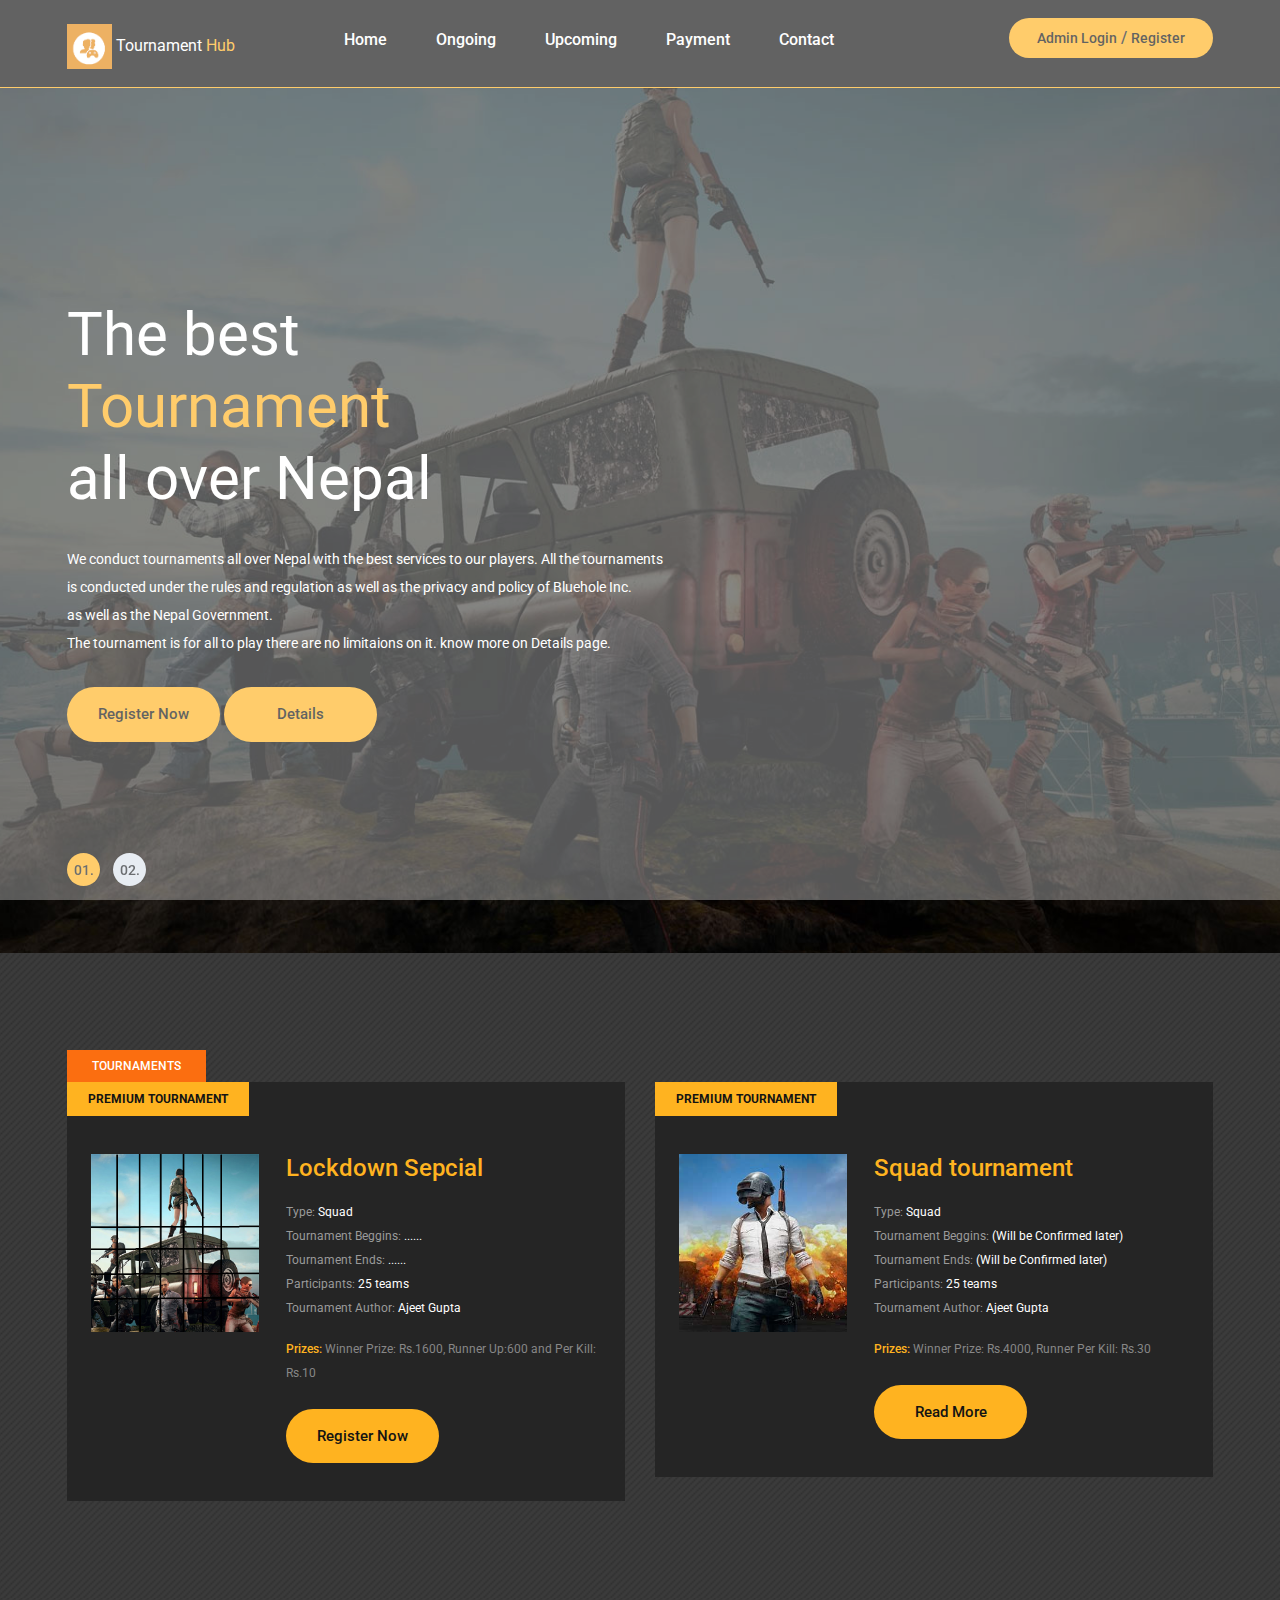
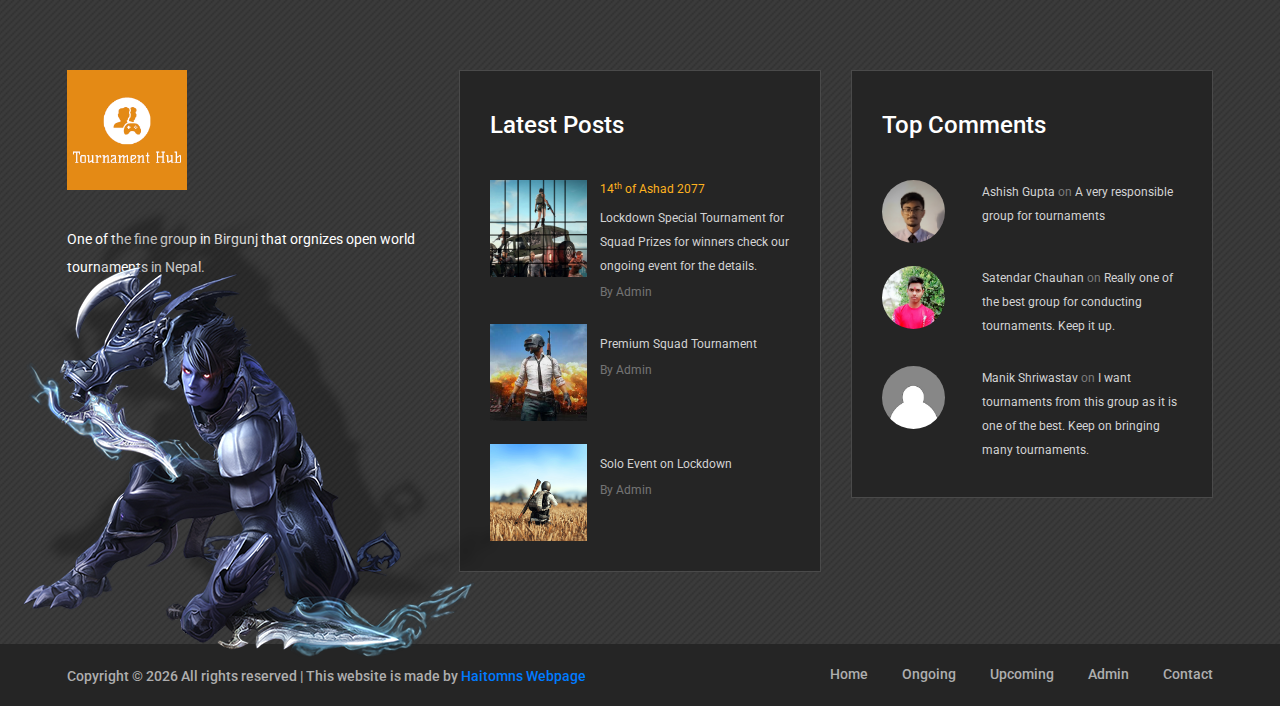
<file: index.html>
<!DOCTYPE html>
<html lang="en">
<head>
	<title>Tournament Hub</title>
	<meta charset="UTF-8">
	<meta name="description" content="One of the finest hub that orgnizes Players Unknown Battel Ground (PUBG) Games in Nepal">
	<meta name="keywords" content="Pubg, game, tournament, orgnizers, Nepal, Birgunj">
	<meta name="viewport" content="width=device-width, initial-scale=1.0">
	<!-- Favicon -->   
	<link href="img/favicon.png" rel="shortcut icon"/>

	<!-- Google Fonts -->
	<link href="https://fonts.googleapis.com/css?family=Roboto:400,400i,500,500i,700,700i" rel="stylesheet">

	<!-- Stylesheets -->
	<link rel="stylesheet" href="css/bootstrap.min.css"/>
	<link rel="stylesheet" href="css/font-awesome.min.css"/>
	<link rel="stylesheet" href="css/owl.carousel.css"/>
	<link rel="stylesheet" href="css/style.css"/>
	<link rel="stylesheet" href="css/animate.css"/>


	<!--[if lt IE 9]>
	  <script src="https://oss.maxcdn.com/html5shiv/3.7.2/html5shiv.min.js"></script>
	  <script src="https://oss.maxcdn.com/respond/1.4.2/respond.min.js"></script>
	<![endif]-->

</head>
<body>
	<!-- Page Preloder -->
	<div id="preloder">
		<div class="loader"></div>
	</div>

	<!-- Header section -->
	<header class="header-section">
		<div class="container">
			<!-- logo -->
			<a class="site-logo" href="index.html">
				<img src="img/favicon.png" alt="Logo" height="45px" width="45px">
				<font color = "white"> Tournament</font> 
				<font color = "#ffb320">Hub </font>
			</a>
			<div class="user-panel">
				<a href="admin.html">Admin Login</a>  /  <a href="register.html">Register</a>
			</div>
			<!-- responsive -->
			<div class="nav-switch">
				<i class="fa fa-bars"></i>
			</div>
			<!-- site menu -->
			<nav class="main-menu">
				<ul>
					<li><a href="index.html">Home</a></li>
					<li><a href="review.html">Ongoing</a></li>
					<li><a href="categories.html">Upcoming</a></li>
					<li><a href="payment.html">Payment</a></li>
					<li><a href="contact.html">Contact</a></li>
				</ul>
			</nav>
		</div>
	</header>
	<!-- Header section end -->


	<!-- Hero section -->
	<section class="hero-section">
		<div class="hero-slider owl-carousel">
			<div class="hs-item set-bg" data-setbg="img/slider-1.jpg">
				<div class="hs-text">
					<div class="container">
						<h2>The best <br><span>Tournament</span><br>all over Nepal</h2>
						<p>We conduct tournaments all over Nepal with the best services to our players. All the tournaments<br> is conducted under the rules and regulation as well as the privacy and policy of Bluehole Inc.<br> as well as the Nepal Government.<br>The tournament is for all to play there are no limitaions on it. know more on Details page.</p>
						<a href="register.html" class="site-btn">Register Now</a> 
						<a href="review.html" class="site-btn">Details</a>
					</div>
				</div>
			</div>
			<div class="hs-item set-bg" data-setbg="img/slider-2.jpeg">
				<div class="hs-text">
					<div class="container">
						<h2>Upcoming<br><span> Tournament<br></span> Out There</h2>
						<p>There are many more events coming up in this lockdown after the first succesful <br>conduction of the first tournament, stay in touch with us as well as this<br> website to get more info about the upcoming tournaments. </p>
						<a href="categories.html" class="site-btn">Read More</a>
					</div>
				</div>
			</div>
		</div>
	</section>
	<!-- Hero section end -->



	<!-- Tournaments section -->
	<section class="tournaments-section spad">
		<div class="container">
			<div class="tournament-title">Tournaments</div>
			<div class="row">
				<div class="col-md-6">
					<div class="tournament-item mb-4 mb-lg-0">
						<div class="ti-notic">Premium Tournament</div>
						<div class="ti-content">
							<div class="ti-thumb set-bg" data-setbg="img/tournament/1.png"></div>
							<div class="ti-text">
								<h4>Lockdown Sepcial</h4>
								<ul>
									<li><span>Type:</span> Squad</li>
									<li><span>Tournament Beggins:</span> ......</li>
									<li><span>Tournament Ends:</span> ......</li>
									<li><span>Participants:</span> 25 teams</li>
									<li><span>Tournament Author:</span> Ajeet Gupta</li>
								</ul>
								<p><span>Prizes:</span> Winner Prize: Rs.1600, Runner Up:600 and Per Kill: Rs.10</p><br>
								<a href="register.html" class="site-btn">Register Now</a> 
							</div>
						</div>
					</div>
				</div>
				<div class="col-md-6">
					<div class="tournament-item">
						<div class="ti-notic">Premium Tournament</div>
						<div class="ti-content">
							<div class="ti-thumb set-bg" data-setbg="img/tournament/2.jpg"></div>
							<div class="ti-text">
								<h4>Squad tournament</h4>
								<ul>
									<li><span>Type:</span> Squad</li>
									<li><span>Tournament Beggins:</span> (Will be Confirmed later)</li>
									<li><span>Tournament Ends:</span> (Will be Confirmed later)</li>
									<li><span>Participants:</span> 25 teams</li>
									<li><span>Tournament Author:</span> Ajeet Gupta</li>
								</ul>
								<p><span>Prizes:</span> Winner Prize: Rs.4000, Runner Per Kill: Rs.30</p><br>
								<a href="categories.html" class="site-btn">Read More</a>
							</div>
						</div>
					</div>
				</div>
			</div>
		</div>
	</section>
	<!-- Tournaments section bg -->


	
	<section class="footer-top-section">
		<div class="container">
			<div class="footer-top-bg">
				<img src="img/footer-top-bg.png" alt="PUBG">
			</div>
			<div class="row">
				<div class="col-lg-4">
					<div class="footer-logo text-white">
						<img src="img/logo.png" alt="Logo" height="120px" width="120px">
						<p>One of the fine group in Birgunj that orgnizes open world tournaments in Nepal.</p>
					</div>
				</div>
				<div class="col-lg-4 col-md-6">
					<div class="footer-widget mb-5 mb-md-0">
						<h4 class="fw-title">Latest Posts</h4>
						<div class="latest-blog">
							<div class="lb-item">
								<div class="lb-thumb set-bg" data-setbg="img/latest-blog/1.png"></div>
								<div class="lb-content">
									<div class="lb-date">14<sup>th</sup> of Ashad 2077</div>
									<p>Lockdown Special Tournament for Squad  Prizes for winners check our ongoing event for the details.</p>
									<div class="lb-author">By Admin</div>
								</div>
							</div>
							<div class="lb-item">
								<div class="lb-thumb set-bg" data-setbg="img/latest-blog/2.png"></div>
								<div class="lb-content">
									<div class="lb-date"></div>
									<p>Premium Squad Tournament  </p>
									<div class="lb-author">By Admin</div>
								</div>
							</div>
							<div class="lb-item">
								<div class="lb-thumb set-bg" data-setbg="img/latest-blog/3.png"></div>
								<div class="lb-content">
									<div class="lb-date"></div>
									<p>Solo Event on Lockdown</p>
									<div class="lb-author">By Admin</div>
								</div>
							</div>
						</div>
					</div>
				</div>
				<div class="col-lg-4 col-md-6">
					<div class="footer-widget">
						<h4 class="fw-title">Top Comments</h4>
						<div class="top-comment">
							<div class="tc-item">
								<div class="tc-thumb set-bg" data-setbg="img/authors/1.png"></div>
								<div class="tc-content">
									<p>Ashish Gupta <span>on</span> A very responsible group for tournaments </p>
								</div>
							</div>
							<div class="tc-item">
								<div class="tc-thumb set-bg" data-setbg="img/authors/2.png"></div>
								<div class="tc-content">
									<p>Satendar Chauhan <span>on</span> Really one of the best group for conducting tournaments. Keep it up.</p>
								</div>
							</div>
							<div class="tc-item">
								<div class="tc-thumb set-bg" data-setbg="img/authors/8.jpg"></div>
								<div class="tc-content">
									<p>Manik Shriwastav <span>on</span>  I want tournaments from this group as it is one of the best. Keep on bringing many tournaments.</p>
								</div>
							</div>
						</div>
					</div>
				</div>
			</div>
		</div>
	</section>
	<!-- Footer top section end -->

	
	<!-- Footer section -->
	<footer class="footer-section">
		<div class="container">
			<ul class="footer-menu">
				<li><a href="index.html">Home</a></li>
				<li><a href="review.html">Ongoing</a></li>
				<li><a href="categories.html">Upcoming</a></li>
				<li><a href="admin.html">Admin</a></li>
				<li><a href="contact.html">Contact</a></li>
			</ul>
			<p class="copyright"><!-- Link back to Colorlib can't be removed. Template is licensed under CC BY 3.0. -->
Copyright &copy; <script>document.write(new Date().getFullYear());</script> All rights reserved | This website is made by <a href="https://bit.ly/30ySEKT" target="_blank">Haitomns Webpage</a>
</p>
		</div>
	</footer>
	<!-- Footer section end -->


	<!--====== Javascripts & Jquery ======-->
	<script src="js/jquery-3.2.1.min.js"></script>
	<script src="js/bootstrap.min.js"></script>
	<script src="js/owl.carousel.min.js"></script>
	<script src="js/jquery.marquee.min.js"></script>
	<script src="js/main.js"></script>
    </body>
</html>
</file>
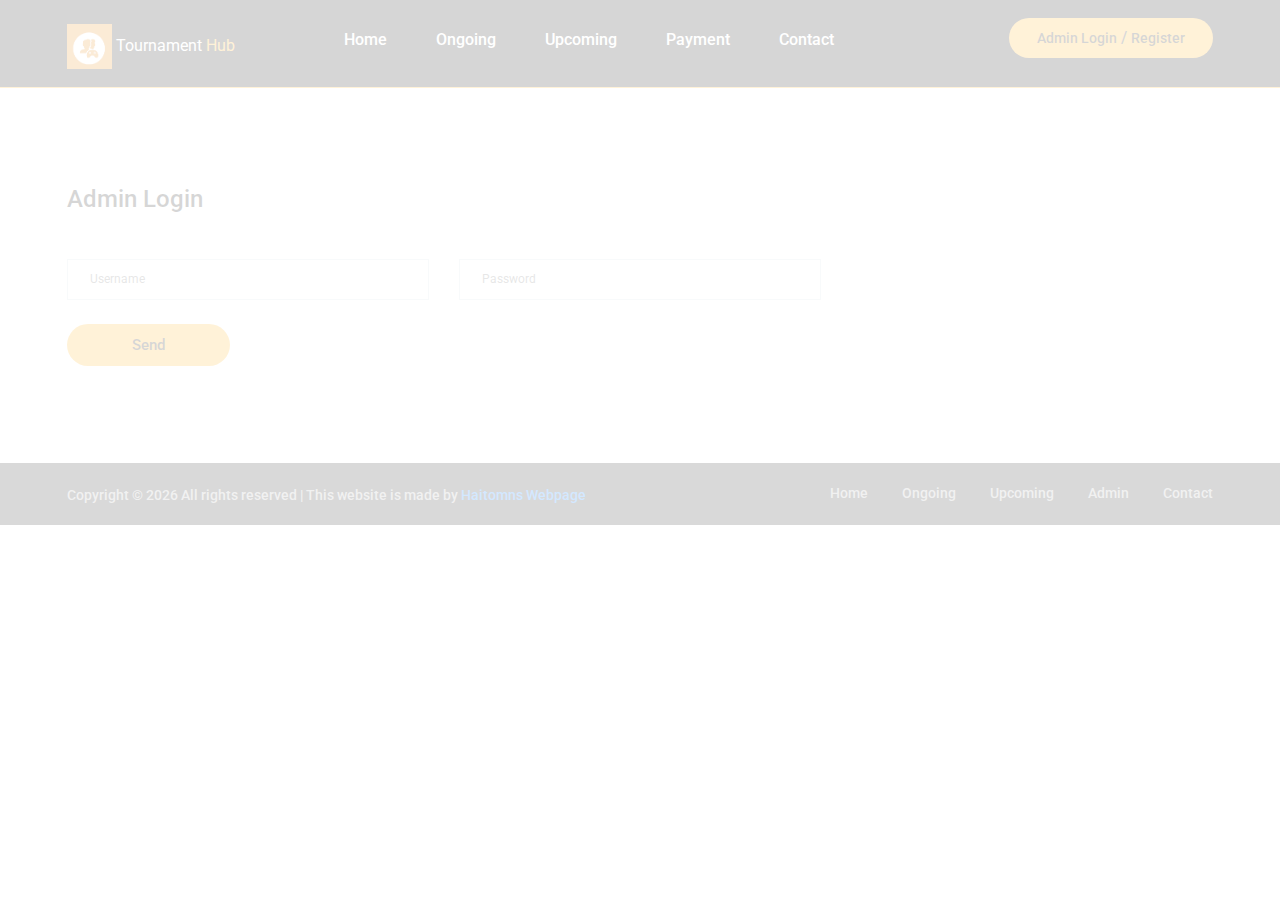
<file: admin.html>
<!DOCTYPE html>
<html lang="en">
<head>
    <title>Tournament Hub</title>
    <meta charset="UTF-8">
    <meta name="description" content="One of the finest hub that orgnizes Players Unknown Battel Ground (PUBG) Games in Nepal">
    <meta name="keywords" content="Pubg, game, tournament, orgnizers, Nepal, Birgunj">
    <meta name="viewport" content="width=device-width, initial-scale=1.0">
    <!-- Favicon -->   
    <link href="img/favicon.png" rel="shortcut icon"/>

    <!-- Google Fonts -->
    <link href="https://fonts.googleapis.com/css?family=Roboto:400,400i,500,500i,700,700i" rel="stylesheet">

    <!-- Stylesheets -->
    <link rel="stylesheet" href="css/bootstrap.min.css"/>
    <link rel="stylesheet" href="css/font-awesome.min.css"/>
    <link rel="stylesheet" href="css/owl.carousel.css"/>
    <link rel="stylesheet" href="css/style.css"/>
    <link rel="stylesheet" href="css/animate.css"/>


    <!--[if lt IE 9]>
      <script src="https://oss.maxcdn.com/html5shiv/3.7.2/html5shiv.min.js"></script>
      <script src="https://oss.maxcdn.com/respond/1.4.2/respond.min.js"></script>
    <![endif]-->

</head>
<body>
    <!-- Page Preloder -->
    <div id="preloder">
        <div class="loader"></div>
    </div>

    <!-- Header section -->
    <header class="header-section">
        <div class="container">
            <!-- logo -->
            <a class="site-logo" href="index.html">
                <img src="img/favicon.png" alt="Logo" height="45px" width="45px">
                <font color = "white"> Tournament</font> 
                <font color = "#ffb320">Hub </font>
            </a>
            <div class="user-panel">
                <a href="admin.html">Admin Login</a>  /  <a href="register.html">Register</a>
            </div>
            <!-- responsive -->
            <div class="nav-switch">
                <i class="fa fa-bars"></i>
            </div>
            <!-- site menu -->
            <nav class="main-menu">
                <ul>
                    <li><a href="index.html">Home</a></li>
                    <li><a href="review.html">Ongoing</a></li>
                    <li><a href="categories.html">Upcoming</a></li>
                    <li><a href="payment.html">Payment</a></li>
                    <li><a href="contact.html">Contact</a></li>
                </ul>
            </nav>
        </div>
    </header>
    <!-- Header section end -->


    <!-- Registeration Section -->
    <section class="page-section spad contact-page">
        <div class="container">
            <div class="row">
                <div class="col-lg-8">
                    <div class="contact-form-warp">
                        <h4 class="comment-title">Admin Login</h4>
                        <form class="comment-form" action = "login.php" method="post">
							<div class="row">
								<div class="col-md-6">
									<input type="text" placeholder="Username" name="username" required>
								</div>
								<div class="col-md-6">
									<input type="password" placeholder="Password" name="password" required>
								</div>
								<div class="col-lg-12">
									<button class="site-btn btn-sm">Send</button>
								</div>
							</div>
						</form>
                    </div>
                </div>
            </div>
        </div>
    </section>



    <!-- Footer section -->
    <footer class="footer-section">
        <div class="container">
            <ul class="footer-menu">
                <li><a href="index.html">Home</a></li>
                <li><a href="review.html">Ongoing</a></li>
                <li><a href="categories.html">Upcoming</a></li>
                <li><a href="admin.html">Admin</a></li>
                <li><a href="contact.html">Contact</a></li>
            </ul>
            <p class="copyright"><!-- Link back to Colorlib can't be removed. Template is licensed under CC BY 3.0. -->
Copyright &copy; <script>document.write(new Date().getFullYear());</script> All rights reserved | This website is made by <a href="haitomns.me" target="_blank">Haitomns Webpage</a>
</p>
        </div>
    </footer>
    <!-- Footer section end -->


    <!--====== Javascripts & Jquery ======-->
    <script src="js/jquery-3.2.1.min.js"></script>
    <script src="js/bootstrap.min.js"></script>
    <script src="js/owl.carousel.min.js"></script>
    <script src="js/jquery.marquee.min.js"></script>
    <script src="js/main.js"></script>
    </body>
</html>
</file>
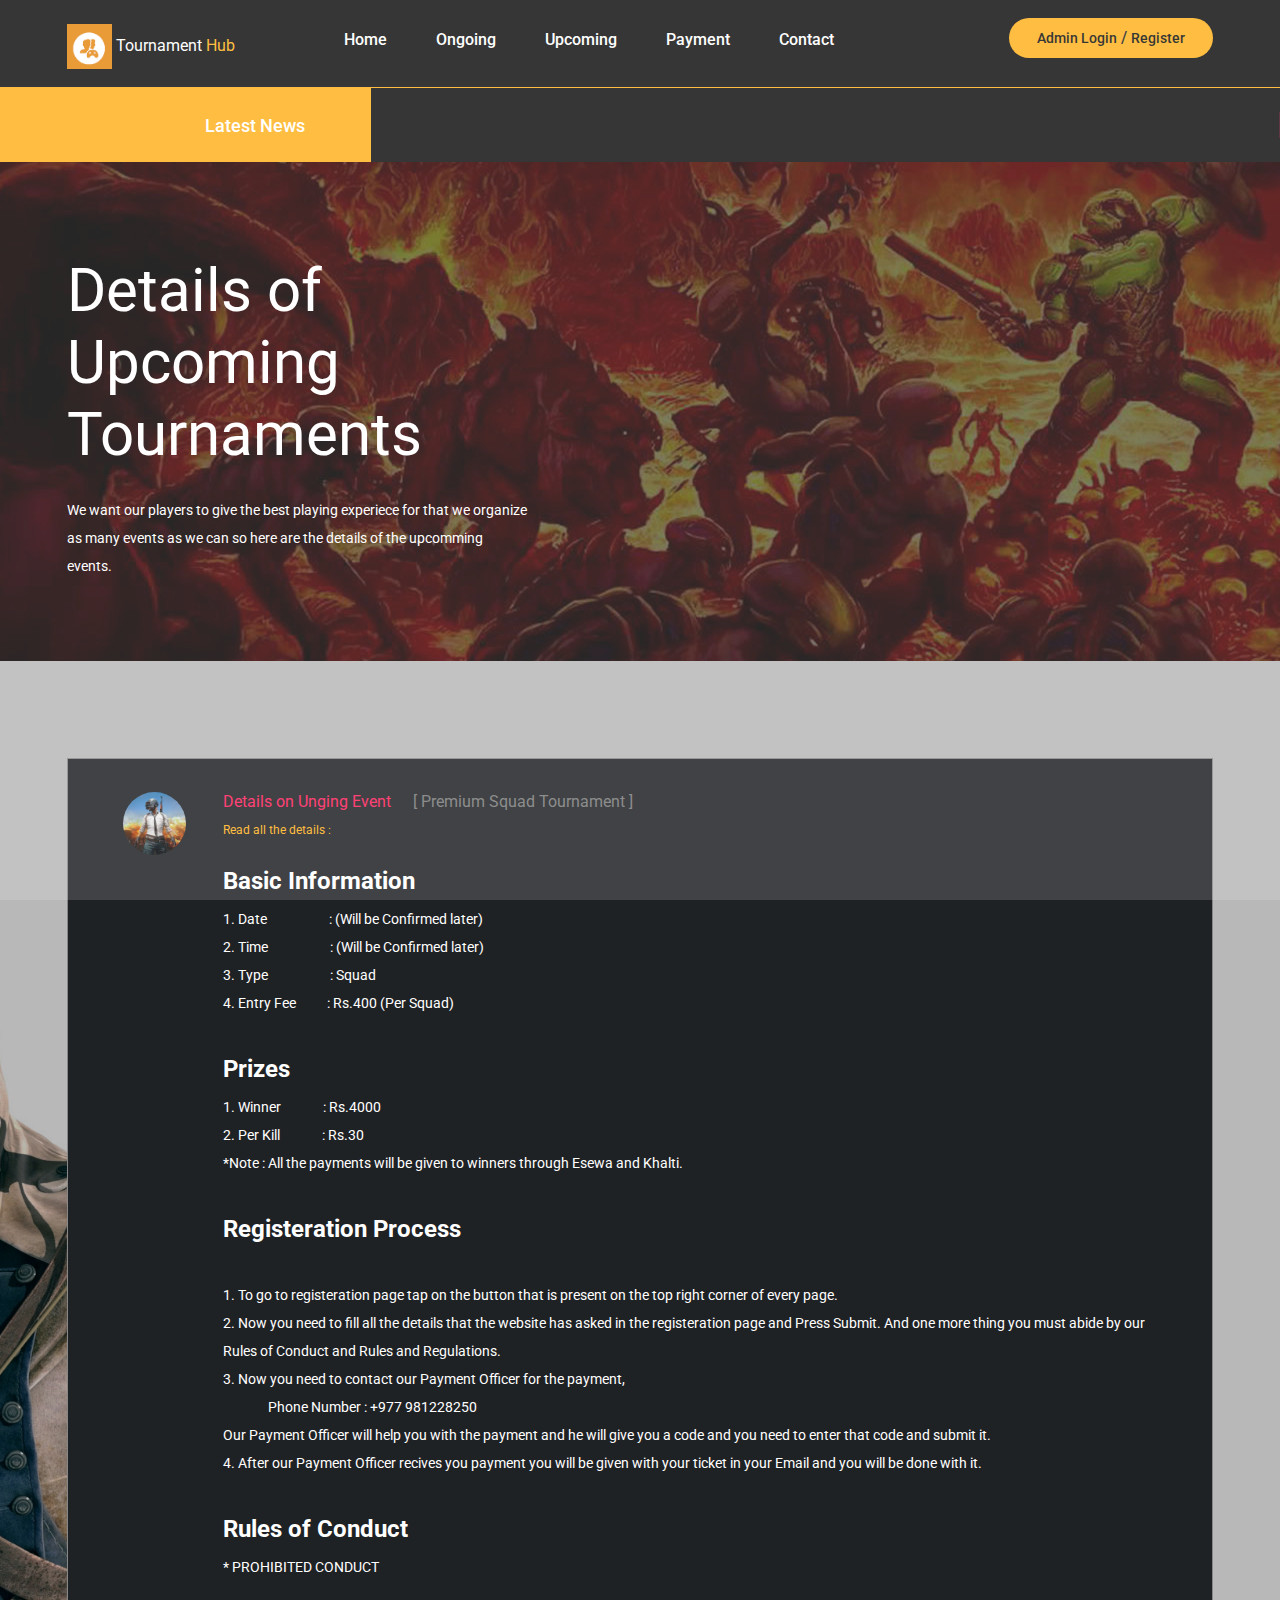
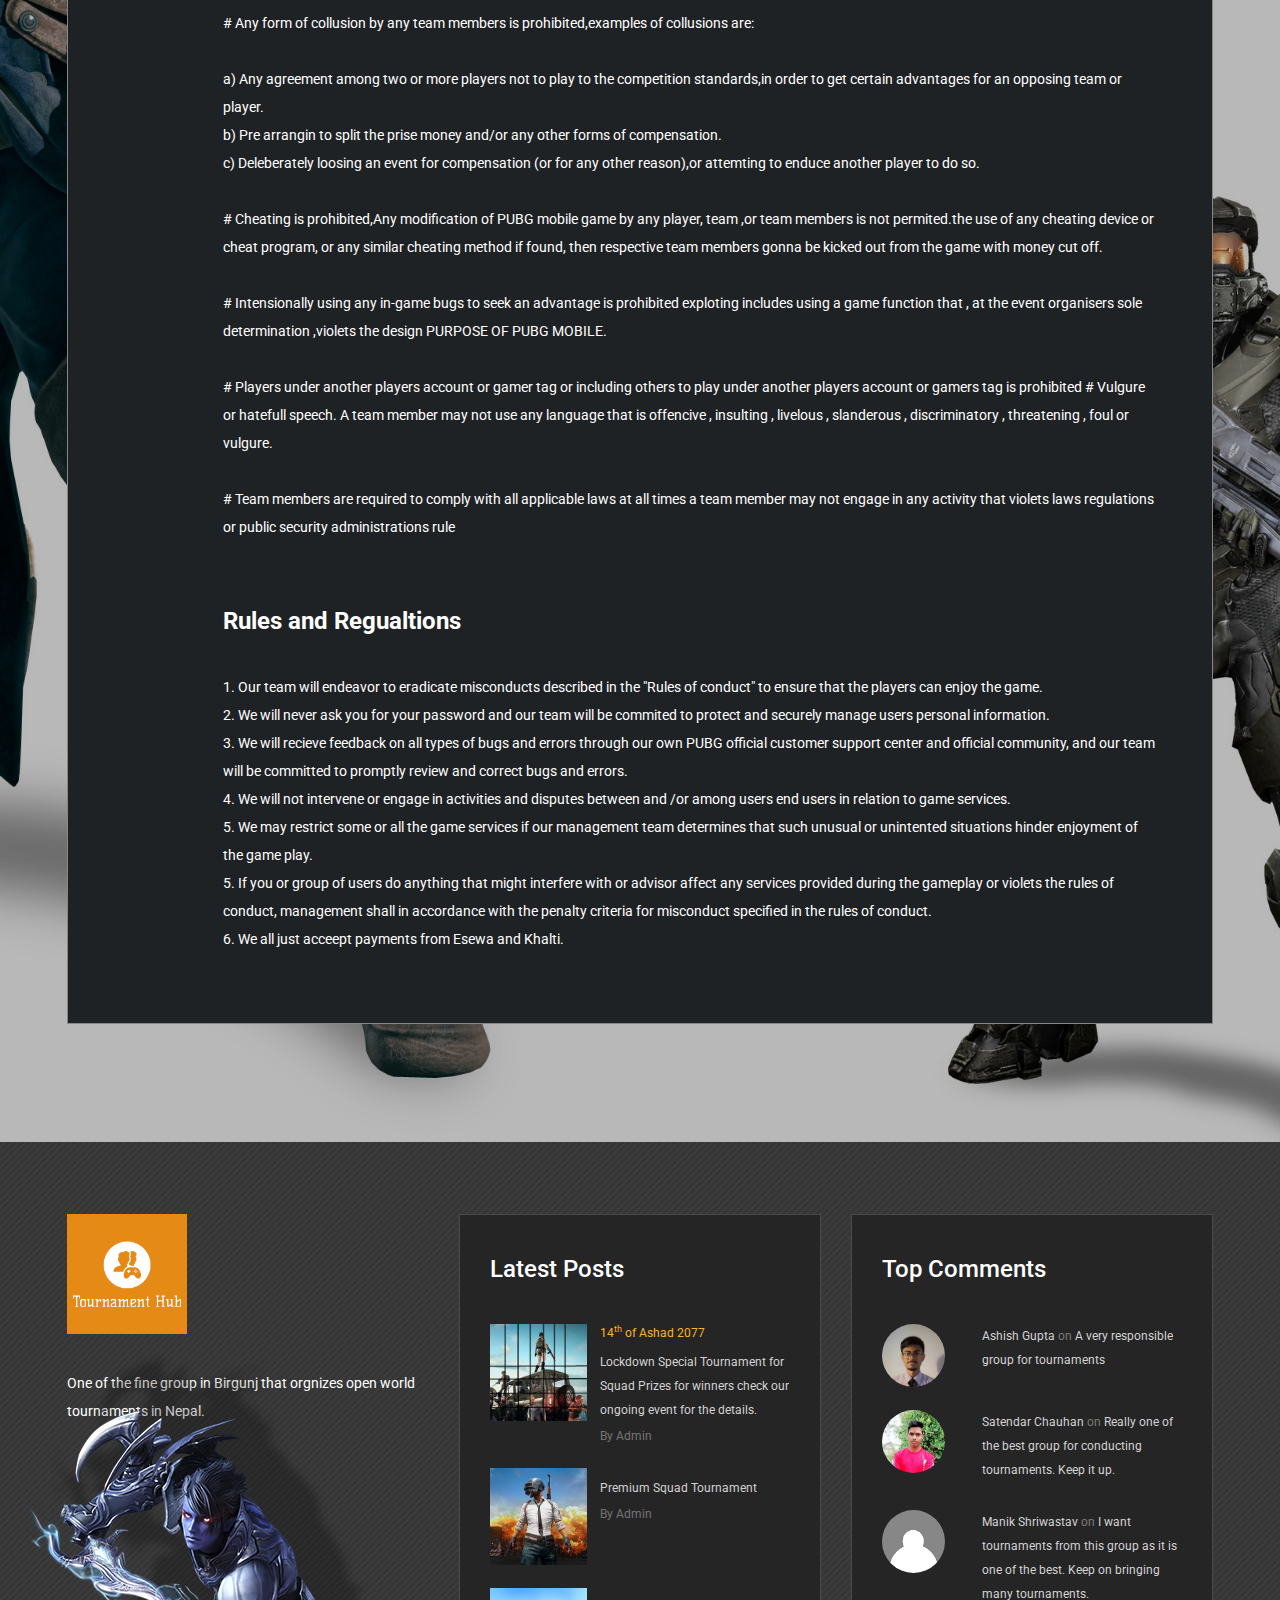
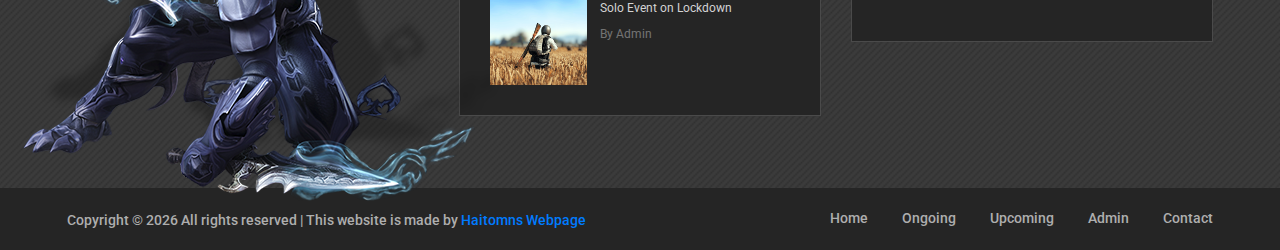
<file: categories.html>
<!DOCTYPE html>
<html lang="en">
<head>
	<title>Upcomming : Tounament Hub</title>
	<meta charset="UTF-8">
	<meta name="description" content="Here's all the details about the upcoming tournament hosted in our website!!">
	<meta name="keywords" content="Pubg, game, tournament, orgnizers, Nepal, Birgunj">
	<meta name="viewport" content="width=device-width, initial-scale=1.0">
	<!-- Favicon -->   
	<link href="img/favicon.png" rel="shortcut icon"/>

	<!-- Google Fonts -->
	<link href="https://fonts.googleapis.com/css?family=Roboto:400,400i,500,500i,700,700i" rel="stylesheet">

	<!-- Stylesheets -->
	<link rel="stylesheet" href="css/bootstrap.min.css"/>
	<link rel="stylesheet" href="css/font-awesome.min.css"/>
	<link rel="stylesheet" href="css/owl.carousel.css"/>
	<link rel="stylesheet" href="css/style.css"/>
	<link rel="stylesheet" href="css/animate.css"/>


	<!--[if lt IE 9]>
	  <script src="https://oss.maxcdn.com/html5shiv/3.7.2/html5shiv.min.js"></script>
	  <script src="https://oss.maxcdn.com/respond/1.4.2/respond.min.js"></script>
	<![endif]-->

</head>
<body>
	<!-- Page Preloder -->
	<div id="preloder">
		<div class="loader"></div>
	</div>

	<!-- Header section -->
	<header class="header-section">
		<div class="container">
			<!-- logo -->
			<a class="site-logo" href="index.html">
				<img src="img/favicon.png" alt="Logo" height="45px" width="45px">
				<font color = "white"> Tournament</font> 
				<font color = "#ffb320">Hub </font>
			</a>
			<div class="user-panel">
				<a href="admin.html">Admin Login</a>  /  <a href="register.html">Register</a>
			</div>
			<!-- responsive -->
			<div class="nav-switch">
				<i class="fa fa-bars"></i>
			</div>
			<!-- site menu -->
			<nav class="main-menu">
				<ul>
					<li><a href="index.html">Home</a></li>
					<li><a href="review.html">Ongoing</a></li>
					<li><a href="categories.html">Upcoming</a></li>
					<li><a href="payment.html">Payment</a></li>
					<li><a href="contact.html">Contact</a></li>
				</ul>
			</nav>
		</div>
	</header>


	<!-- Latest news section -->
	<div class="latest-news-section">
		<div class="ln-title">Latest News</div>
		<div class="news-ticker">
			<div class="news-ticker-contant">
				<div class="nt-item"><span class="new">new</span>Lockdown Sepcial PUBG Torunament for all, REGISTER NOW!!! </div>
				<div class="nt-item"><span class="strategy">Upcoming</span>Squad Torunament coming soon !! Stay Tuned for more information.</div>
			</div>
		</div>
	</div>
	<!-- Latest news section end -->


	<!-- Page info section -->
	<section class="page-info-section set-bg" data-setbg="img/page-top-bg/4.jpg">
		<div class="pi-content">
			<div class="container">
				<div class="row">
					<div class="col-xl-5 col-lg-6 text-white">
						<h2>Details of Upcoming Tournaments</h2>
						<p>We want our players to give the best playing experiece for that we organize as many events as we can so here are the details of the upcomming events.</p>
					</div>
				</div>
			</div>
		</div>
	</section>

	<!-- Review section -->
	<section class="page-section community-page set-bg" data-setbg="img/community-bg.jpg">
		<div class="community-warp spad">
			<div class="container">
				<ul class="community-post-list">
					<li>
						<div class="community-post">
							<div class="author-avator set-bg" data-setbg="img/tournament/2.jpg"></div>
							<div class="post-content">
								<h5>Details on Unging Event<span> [ Premium Squad Tournament ]</span></h5>
								<div class="post-date">Read all the details :</div>
								<p>
									<font size = 5><b>Basic Information</b></font><br>
									1. Date &emsp;&emsp;&emsp;&emsp; : (Will be Confirmed later)<br>
									2. Time &emsp;&emsp;&emsp;&emsp; : (Will be Confirmed later)<br>
									3. Type &emsp;&emsp;&emsp;&emsp; : Squad<br>
									4. Entry Fee &emsp;&emsp;: Rs.400 (Per Squad)<br><br>

									<font size = 5><b>Prizes</b></font><br>
									1. Winner&emsp;&emsp;&emsp;: Rs.4000 <br>
									2. Per Kill&emsp;&emsp;&emsp;: Rs.30 <br>

									*Note : All the payments will be given to winners through Esewa and Khalti.<br><br>

									<font size = 5><b>Registeration Process</b></font><br><br>

									1. To go to registeration page tap on the button that is present on the top right corner of every page.<br>

									2. Now you need to fill all the details that the website has asked in the registeration page and Press Submit. And one more thing you must abide by our Rules of Conduct and Rules and Regulations.<br>

									3. Now you need to contact our Payment Officer for the payment,<br>&emsp;&emsp;&emsp; Phone Number : +977 981228250<br> Our Payment Officer will help you with the payment and he will give you a code and you need to enter that code and submit it.<br>

									4. After our Payment Officer recives you payment you will be given with your ticket in your Email and you will be done with it. <br><br>


									<font size = 5><b>Rules of Conduct</b></font><br>
									* PROHIBITED CONDUCT<br><br>

									# Any form of collusion by any team members is prohibited,examples of collusions are:<br><br>

									a) Any agreement among two or more players not to play to the competition standards,in order to get certain advantages for an opposing team or player. <br>
									b) Pre arrangin to split the prise money and/or any other forms of compensation. <br>

									c) Deleberately loosing an event for compensation (or for any other reason),or attemting to enduce another player to do so. <br><br>

									# Cheating is prohibited,Any modification of PUBG mobile game by any player, team ,or team members is not permited.the use of any cheating device or cheat program, or any similar cheating method if found, then respective team members gonna be kicked out from the game with money cut off.<br><br>

									# Intensionally using any in-game bugs to seek an advantage is prohibited exploting includes using a game function that , at the event organisers sole determination ,violets the design PURPOSE OF PUBG MOBILE.<br><br>

									# Players under another players account or gamer tag or including others to play under another players account or gamers tag is prohibited
									# Vulgure or hatefull speech. A team member may not use any language that is offencive , insulting , livelous , slanderous , discriminatory , threatening  , foul or vulgure.<br><br>

									# Team members are required to comply with all applicable laws at all times a team member may not engage in any activity that violets laws regulations or public security administrations rule<br><br><br>


									<font size = 5><b>Rules and Regualtions</b></font><br><br>
									1. Our team will endeavor to eradicate misconducts described in the "Rules of conduct" to ensure that the players can enjoy  the game.<br>

									2. We will never ask you for your password and our team will be commited to protect and securely manage users personal information. <br>

									3. We will recieve feedback on all types of bugs and errors through our own PUBG official customer support center and official community, and our team will be committed to promptly review and correct bugs and errors.<br>

									4. We will not intervene or engage in activities and disputes between and /or among users end users in relation to game services.<br>

									5. We may restrict some or all the game services if our management team determines that such unusual or unintented situations hinder enjoyment of the game play.<br>

									5. If you or group of users do anything that might interfere with or advisor affect any services provided during the gameplay or violets the rules of conduct, management shall  in accordance with the penalty criteria for misconduct specified in the rules of conduct.<br>

									6. We all just acceept payments from Esewa and Khalti.
								</p>
							</div>
						</div>
					</li>
				</ul>
			</div>
		</div>
	</section>
	<!-- Review section end -->


	<section class="footer-top-section">
		<div class="container">
			<div class="footer-top-bg">
				<img src="img/footer-top-bg.png" alt="PUBG">
			</div>
			<div class="row">
				<div class="col-lg-4">
					<div class="footer-logo text-white">
						<img src="img/logo.png" alt="Logo" height="120px" width="120px">
						<p>One of the fine group in Birgunj that orgnizes open world tournaments in Nepal.</p>
					</div>
				</div>
				<div class="col-lg-4 col-md-6">
					<div class="footer-widget mb-5 mb-md-0">
						<h4 class="fw-title">Latest Posts</h4>
						<div class="latest-blog">
							<div class="lb-item">
								<div class="lb-thumb set-bg" data-setbg="img/latest-blog/1.png"></div>
								<div class="lb-content">
									<div class="lb-date">14<sup>th</sup> of Ashad 2077</div>
									<p>Lockdown Special Tournament for Squad  Prizes for winners check our ongoing event for the details.</p>
									<div class="lb-author">By Admin</div>
								</div>
							</div>
							<div class="lb-item">
								<div class="lb-thumb set-bg" data-setbg="img/latest-blog/2.png"></div>
								<div class="lb-content">
									<div class="lb-date"></div>
									<p>Premium Squad Tournament  </p>
									<div class="lb-author">By Admin</div>
								</div>
							</div>
							<div class="lb-item">
								<div class="lb-thumb set-bg" data-setbg="img/latest-blog/3.png"></div>
								<div class="lb-content">
									<div class="lb-date"></div>
									<p>Solo Event on Lockdown</p>
									<div class="lb-author">By Admin</div>
								</div>
							</div>
						</div>
					</div>
				</div>
				<div class="col-lg-4 col-md-6">
					<div class="footer-widget">
						<h4 class="fw-title">Top Comments</h4>
						<div class="top-comment">
							<div class="tc-item">
								<div class="tc-thumb set-bg" data-setbg="img/authors/1.png"></div>
								<div class="tc-content">
									<p>Ashish Gupta <span>on</span> A very responsible group for tournaments </p>
								</div>
							</div>
							<div class="tc-item">
								<div class="tc-thumb set-bg" data-setbg="img/authors/2.png"></div>
								<div class="tc-content">
									<p>Satendar Chauhan <span>on</span> Really one of the best group for conducting tournaments. Keep it up.</p>
								</div>
							</div>
							<div class="tc-item">
								<div class="tc-thumb set-bg" data-setbg="img/authors/8.jpg"></div>
								<div class="tc-content">
									<p>Manik Shriwastav <span>on</span>  I want tournaments from this group as it is one of the best. Keep on bringing many tournaments.</p>
								</div>
							</div>
						</div>
					</div>
				</div>
			</div>
		</div>
	</section>
	<!-- Footer top section end -->

	
	<!-- Footer section -->
	<footer class="footer-section">
		<div class="container">
			<ul class="footer-menu">
				<li><a href="index.html">Home</a></li>
				<li><a href="review.html">Ongoing</a></li>
				<li><a href="categories.html">Upcoming</a></li>
				<li><a href="admin.html">Admin</a></li>
				<li><a href="contact.html">Contact</a></li>
			</ul>
			<p class="copyright"><!-- Link back to Colorlib can't be removed. Template is licensed under CC BY 3.0. -->
Copyright &copy; <script>document.write(new Date().getFullYear());</script> All rights reserved | This website is made by <a href="https://bit.ly/30ySEKT" target="_blank">Haitomns Webpage</a>
</p>
		</div>
	</footer>
	<!-- Footer section end -->


	<!--====== Javascripts & Jquery ======-->
	<script src="js/jquery-3.2.1.min.js"></script>
	<script src="js/bootstrap.min.js"></script>
	<script src="js/owl.carousel.min.js"></script>
	<script src="js/jquery.marquee.min.js"></script>
	<script src="js/main.js"></script>
    </body>
</html>
</file>
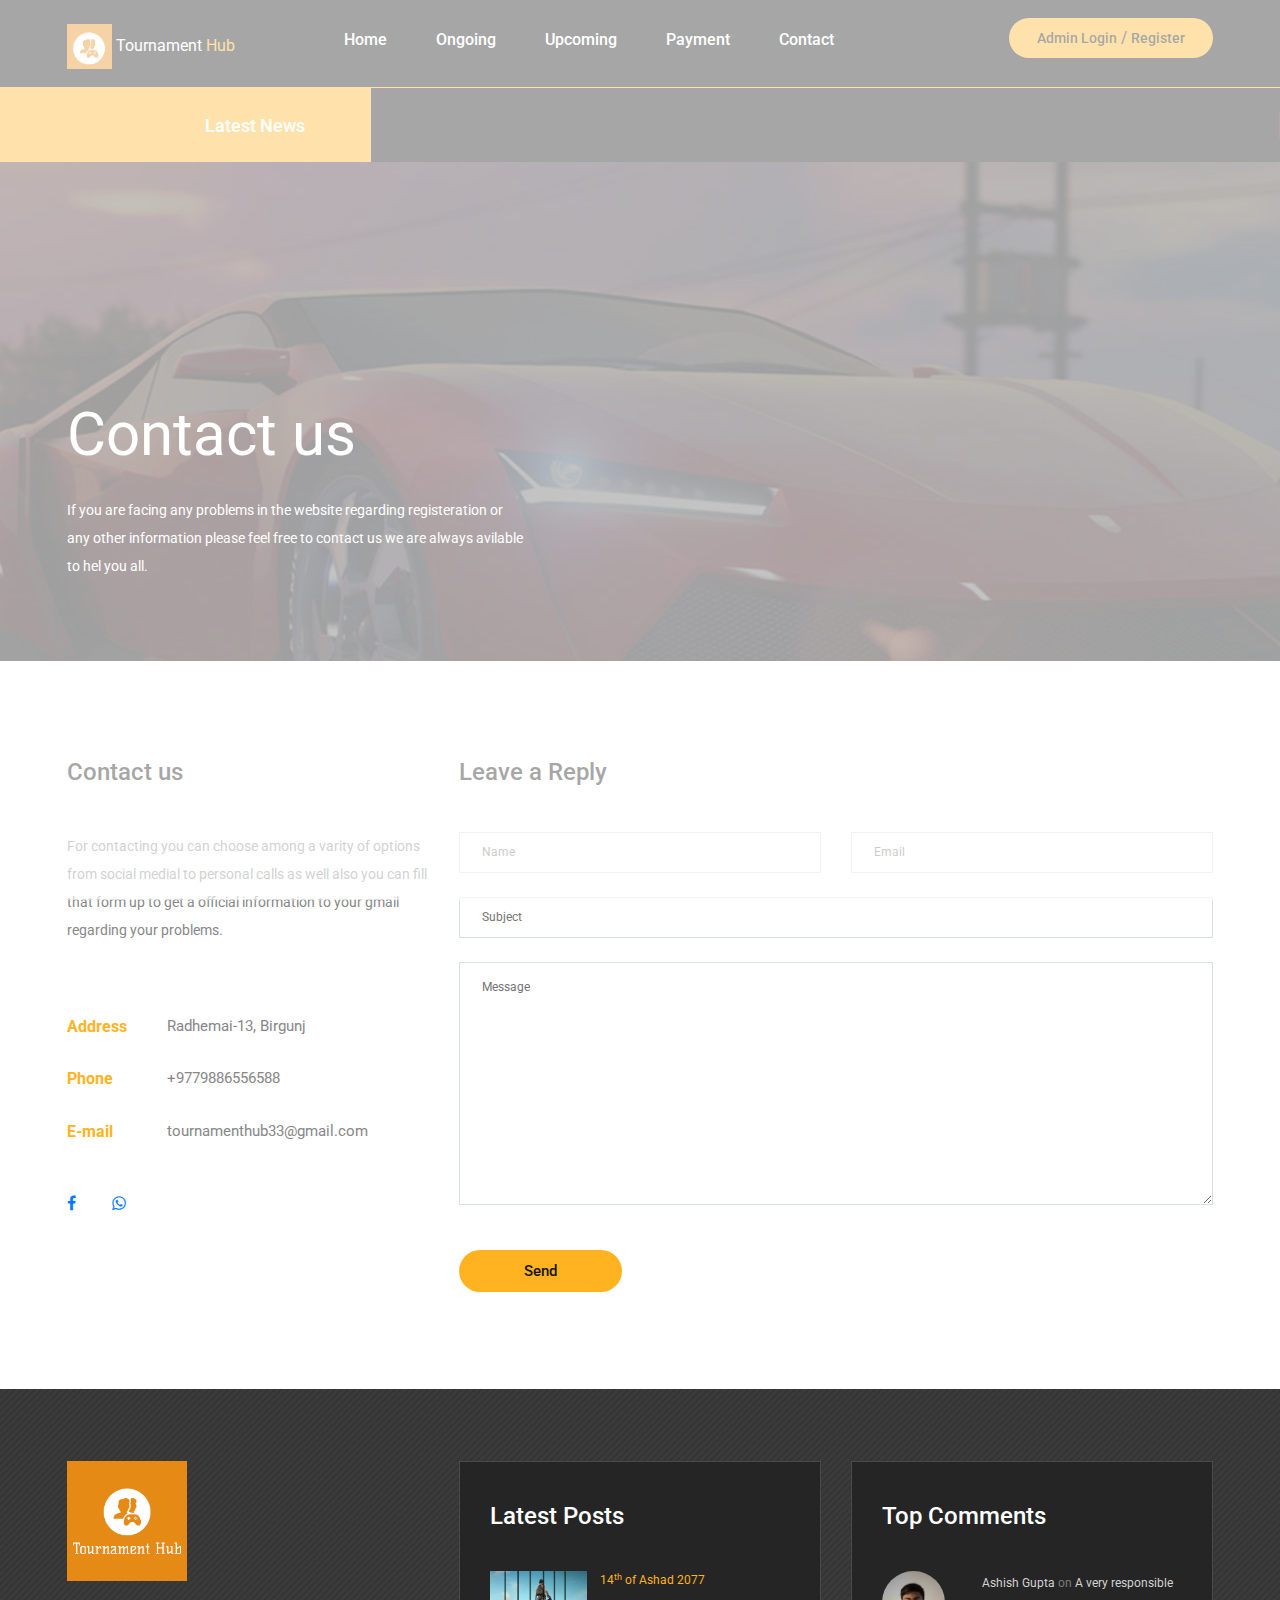
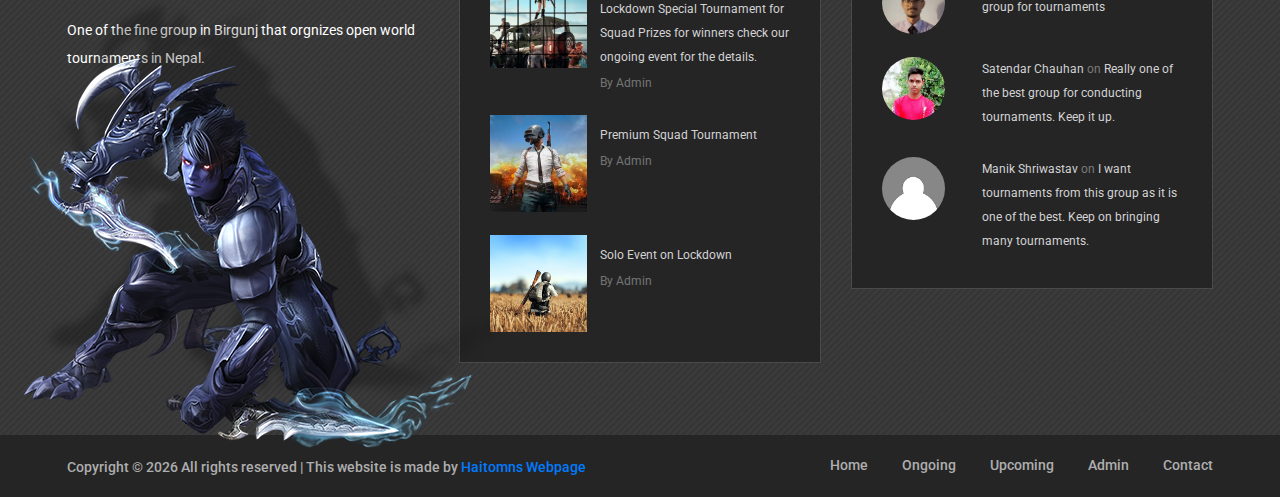
<file: contact.html>
<!DOCTYPE html>
<html lang="en">
<head>
	<title>Contact : Tournament Hub</title>
	<meta charset="UTF-8">
	<meta name="description" content="Here's how you can contact us if you deal with any problems in our website !!">
	<meta name="keywords" content="Pubg, game, tournament, orgnizers, Nepal, Birgunj">
	<meta name="viewport" content="width=device-width, initial-scale=1.0">
	<!-- Favicon -->   
	<link href="img/favicon.png" rel="shortcut icon"/>

	<!-- Google Fonts -->
	<link href="https://fonts.googleapis.com/css?family=Roboto:400,400i,500,500i,700,700i" rel="stylesheet">

	<!-- Stylesheets -->
	<link rel="stylesheet" href="css/bootstrap.min.css"/>
	<link rel="stylesheet" href="css/font-awesome.min.css"/>
	<link rel="stylesheet" href="css/owl.carousel.css"/>
	<link rel="stylesheet" href="css/style.css"/>
	<link rel="stylesheet" href="css/animate.css"/>


	<!--[if lt IE 9]>
	  <script src="https://oss.maxcdn.com/html5shiv/3.7.2/html5shiv.min.js"></script>
	  <script src="https://oss.maxcdn.com/respond/1.4.2/respond.min.js"></script>
	<![endif]-->

</head>
<body>
	<!-- Page Preloder -->
	<div id="preloder">
		<div class="loader"></div>
	</div>

	<!-- Header section -->
	<header class="header-section">
		<div class="container">
			<!-- logo -->
			<a class="site-logo" href="index.html">
				<img src="img/favicon.png" alt="Logo" height="45px" width="45px">
				<font color = "white"> Tournament</font> 
				<font color = "#ffb320">Hub </font>
			</a>
			<div class="user-panel">
				<a href="admin.html">Admin Login</a>  /  <a href="register.html">Register</a>
			</div>
			<!-- responsive -->
			<div class="nav-switch">
				<i class="fa fa-bars"></i>
			</div>
			<!-- site menu -->
			<nav class="main-menu">
				<ul>
					<li><a href="index.html">Home</a></li>
					<li><a href="review.html">Ongoing</a></li>
					<li><a href="categories.html">Upcoming</a></li>
					<li><a href="payment.html">Payment</a></li>
					<li><a href="contact.html">Contact</a></li>
				</ul>
			</nav>
		</div>
	</header>
	<!-- Header section end -->


	<!-- Latest news section -->
	<div class="latest-news-section">
		<div class="ln-title">Latest News</div>
		<div class="news-ticker">
			<div class="news-ticker-contant">
				<div class="nt-item"><span class="new">new</span>Lockdown Sepcial PUBG Torunament for all, REGISTER NOW!!! </div>
				<div class="nt-item"><span class="strategy">Upcoming</span>Squad Torunament coming soon !! Stay Tuned for more information.</div>
			</div>
		</div>
	</div>
	<!-- Latest news section end -->


	<!-- Page info section -->
	<section class="page-info-section set-bg" data-setbg="img/page-top-bg/5.jpg">
		<div class="pi-content">
			<div class="container">
				<div class="row">
					<div class="col-xl-5 col-lg-6 text-white">
						<h2>Contact us</h2>
						<p>If you are facing any problems in the website regarding registeration or any other information please feel free to contact us we are always avilable to hel you all.</p>
					</div>
				</div>
			</div>
		</div>
	</section>
	<!-- Page info section -->

	<!-- Page section -->
	<section class="page-section spad contact-page">
		<div class="container">
			<div class="row">
				<div class="col-lg-4 mb-5 mb-lg-0">
					<h4 class="comment-title">Contact us</h4>
					<p>For contacting you can choose among a varity of options from social medial to personal calls as well also you can fill that form up to get a official information to your gmail regarding your problems.</p>
					<div class="row">
						<div class="col-md-9">
							<ul class="contact-info-list">
								<li><div class="cf-left">Address</div><div class="cf-right">Radhemai-13, Birgunj</div></li>
								<li><div class="cf-left">Phone</div><a herf = "tel:+9779886556588"><div class="cf-right">+9779886556588</div></a></li>
								<li><div class="cf-left">E-mail</div><a href = "mailto:tournamenthub33@gmail.com"><div class="cf-right">tournamenthub33@gmail.com</div></a></li>
							</ul>
						</div>
					</div>
					<div class="social-links">
						<a href="https://bit.ly/2Ustz0n"><i class="fa fa-facebook"></i></a>&emsp;&emsp;
						<a href="https://bit.ly/2MHFD9I"><i class="fa fa-whatsapp"></i></a>
						<a href="sms://+9779886556588?body=Hey%20I%20want%20some%20help%20about%20your%20website%20can%20I%20get%20help!"><i class="fa fa-sms"></i></a>
					</div>
				</div>
				<div class="col-lg-8">
					<div class="contact-form-warp">
						<h4 class="comment-title">Leave a Reply</h4>
						<form class="comment-form" action = "connect.php" method="post">
							<div class="row">
								<div class="col-md-6">
									<input type="text" placeholder="Name" name="name" required>
								</div>
								<div class="col-md-6">
									<input type="email" placeholder="Email" name="email" required>
								</div>
								<div class="col-lg-12">
									<input type="text" placeholder="Subject" name="subject" required>
									<textarea placeholder="Message" name="message" required></textarea>
									<button class="site-btn btn-sm">Send</button>
								</div>
							</div>
						</form>
					</div>
				</div>
			</div>
		</div>
	</section>
	<!-- Page section end -->


	<!-- Footer top section -->
	<section class="footer-top-section">
		<div class="container">
			<div class="footer-top-bg">
				<img src="img/footer-top-bg.png" alt="PUBG">
			</div>
			<div class="row">
				<div class="col-lg-4">
					<div class="footer-logo text-white">
						<img src="img/logo.png" alt="Logo" height="120px" width="120px">
						<p>One of the fine group in Birgunj that orgnizes open world tournaments in Nepal.</p>
					</div>
				</div>
				<div class="col-lg-4 col-md-6">
					<div class="footer-widget mb-5 mb-md-0">
						<h4 class="fw-title">Latest Posts</h4>
						<div class="latest-blog">
							<div class="lb-item">
								<div class="lb-thumb set-bg" data-setbg="img/latest-blog/1.png"></div>
								<div class="lb-content">
									<div class="lb-date">14<sup>th</sup> of Ashad 2077</div>
									<p>Lockdown Special Tournament for Squad  Prizes for winners check our ongoing event for the details.</p>
									<div class="lb-author">By Admin</div>
								</div>
							</div>
							<div class="lb-item">
								<div class="lb-thumb set-bg" data-setbg="img/latest-blog/2.png"></div>
								<div class="lb-content">
									<div class="lb-date"></div>
									<p>Premium Squad Tournament  </p>
									<div class="lb-author">By Admin</div>
								</div>
							</div>
							<div class="lb-item">
								<div class="lb-thumb set-bg" data-setbg="img/latest-blog/3.png"></div>
								<div class="lb-content">
									<div class="lb-date"></div>
									<p>Solo Event on Lockdown</p>
									<div class="lb-author">By Admin</div>
								</div>
							</div>
						</div>
					</div>
				</div>
				<div class="col-lg-4 col-md-6">
					<div class="footer-widget">
						<h4 class="fw-title">Top Comments</h4>
						<div class="top-comment">
							<div class="tc-item">
								<div class="tc-thumb set-bg" data-setbg="img/authors/1.png"></div>
								<div class="tc-content">
									<p>Ashish Gupta <span>on</span> A very responsible group for tournaments </p>
								</div>
							</div>
							<div class="tc-item">
								<div class="tc-thumb set-bg" data-setbg="img/authors/2.png"></div>
								<div class="tc-content">
									<p>Satendar Chauhan <span>on</span> Really one of the best group for conducting tournaments. Keep it up.</p>
								</div>
							</div>
							<div class="tc-item">
								<div class="tc-thumb set-bg" data-setbg="img/authors/8.jpg"></div>
								<div class="tc-content">
									<p>Manik Shriwastav <span>on</span>  I want tournaments from this group as it is one of the best. Keep on bringing many tournaments.</p>
								</div>
							</div>
						</div>
					</div>
				</div>
			</div>
		</div>
	</section>
	<!-- Footer top section end -->

	
	<!-- Footer section -->
	<footer class="footer-section">
		<div class="container">
			<ul class="footer-menu">
				<li><a href="index.html">Home</a></li>
				<li><a href="review.html">Ongoing</a></li>
				<li><a href="categories.html">Upcoming</a></li>
				<li><a href="admin.html">Admin</a></li>
				<li><a href="contact.html">Contact</a></li>
			</ul>
			<p class="copyright"><!-- Link back to Colorlib can't be removed. Template is licensed under CC BY 3.0. -->
Copyright &copy; <script>document.write(new Date().getFullYear());</script> All rights reserved | This website is made by <a href="https://bit.ly/30ySEKT" target="_blank">Haitomns Webpage</a>
</p>
		</div>
	</footer>
	<!-- Footer section end -->


	<!--====== Javascripts & Jquery ======-->
	<script src="js/jquery-3.2.1.min.js"></script>
	<script src="js/bootstrap.min.js"></script>
	<script src="js/owl.carousel.min.js"></script>
	<script src="js/jquery.marquee.min.js"></script>
	<script src="js/main.js"></script>
    </body>
</html>
</file>
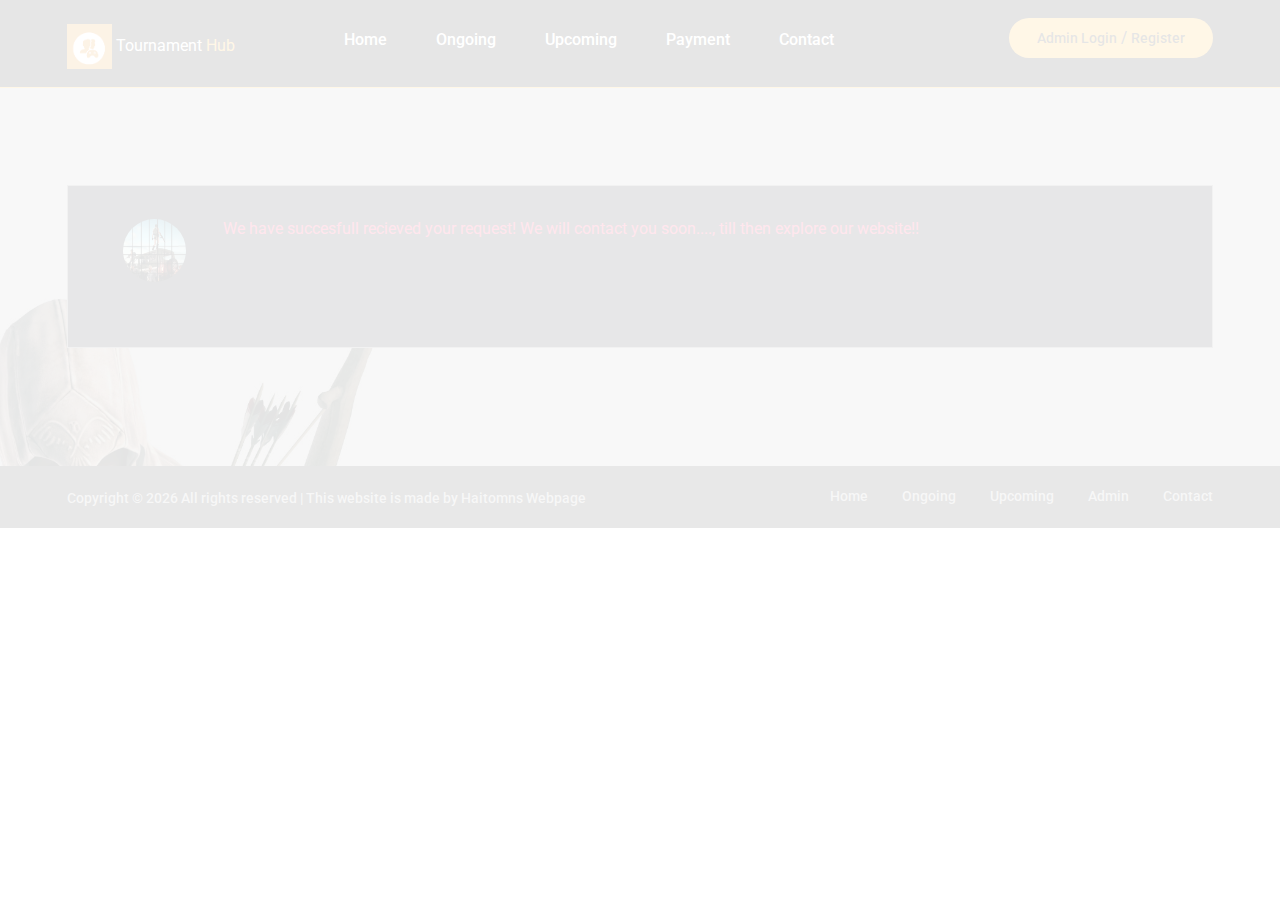
<file: contact_success.html>
<!DOCTYPE html>
<html lang="en">
<head>
	<title>Success: Tournament Hub</title>
	<meta charset="UTF-8">
	<meta name="description" content="We will contact you as soon as we can to solve your problem!!">
	<meta name="keywords" content="Pubg, game, tournament, orgnizers, Nepal, Birgunj">
	<meta name="viewport" content="width=device-width, initial-scale=1.0">
	<!-- Favicon -->   
	<link href="img/favicon.png" rel="shortcut icon"/>

	<!-- Google Fonts -->
	<link href="https://fonts.googleapis.com/css?family=Roboto:400,400i,500,500i,700,700i" rel="stylesheet">

	<!-- Stylesheets -->
	<link rel="stylesheet" href="css/bootstrap.min.css"/>
	<link rel="stylesheet" href="css/font-awesome.min.css"/>
	<link rel="stylesheet" href="css/owl.carousel.css"/>
	<link rel="stylesheet" href="css/style.css"/>
	<link rel="stylesheet" href="css/animate.css"/>


	<!--[if lt IE 9]>
	  <script src="https://oss.maxcdn.com/html5shiv/3.7.2/html5shiv.min.js"></script>
	  <script src="https://oss.maxcdn.com/respond/1.4.2/respond.min.js"></script>
	<![endif]-->

</head>
<body>
	<!-- Page Preloder -->
	<div id="preloder">
		<div class="loader"></div>
	</div>

	<!-- Header section -->
	<header class="header-section">
		<div class="container">
			<!-- logo -->
			<a class="site-logo">
				<img src="img/favicon.png" alt="Logo" height="45px" width="45px">
				<font color = "white"> Tournament</font> 
				<font color = "#ffb320">Hub </font>
			</a>
			<div class="user-panel">
				<a href="admin.html">Admin Login</a>  /  <a href="register.html">Register</a>
			</div>
			<!-- responsive -->
			<div class="nav-switch">
				<i class="fa fa-bars"></i>
			</div>
			<!-- site menu -->
			<nav class="main-menu">
				<ul>
					<li><a href="index.html">Home</a></li>
					<li><a href="review.html">Ongoing</a></li>
					<li><a href="categories.html">Upcoming</a></li>
					<li><a href="payment.html">Payment</a></li>
					<li><a href="contact.html">Contact</a></li>
				</ul>
			</nav>
		</div>
	</header>
	<!-- Header section end -->


<section class="page-section community-page set-bg" data-setbg="img/community-bg.jpg">
		<div class="community-warp spad">
			<div class="container">
				<ul class="community-post-list">
					<li>
						<div class="community-post">
							<div class="author-avator set-bg" data-setbg="img/tournament/1.png"></div>
							<div class="post-content">
								<h5>We have succesfull recieved your request! We will contact you soon...., till then explore our website!! </h5>
							</div>
						</div>
					</li>
				</ul>
			</div>
		</div>
	</section>


	<!-- Footer section -->
	<footer class="footer-section">
		<div class="container">
			<ul class="footer-menu">
				<li><a href="index.html">Home</a></li>
				<li><a href="review.html">Ongoing</a></li>
				<li><a href="categories.html">Upcoming</a></li>
				<li><a href="admin.html">Admin</a></li>
				<li><a href="contact.html">Contact</a></li>
			</ul>
			<p class="copyright">
				Copyright &copy; <script>document.write(new Date().getFullYear());</script> All rights reserved | This website is made by Haitomns Webpage
			</p>
		</div>
	</footer>
	<!-- Footer section end -->


	<!--====== Javascripts & Jquery ======-->
	<script src="js/jquery-3.2.1.min.js"></script>
	<script src="js/bootstrap.min.js"></script>
	<script src="js/owl.carousel.min.js"></script>
	<script src="js/jquery.marquee.min.js"></script>
	<script src="js/main.js"></script>
    </body>
</html>
</file>
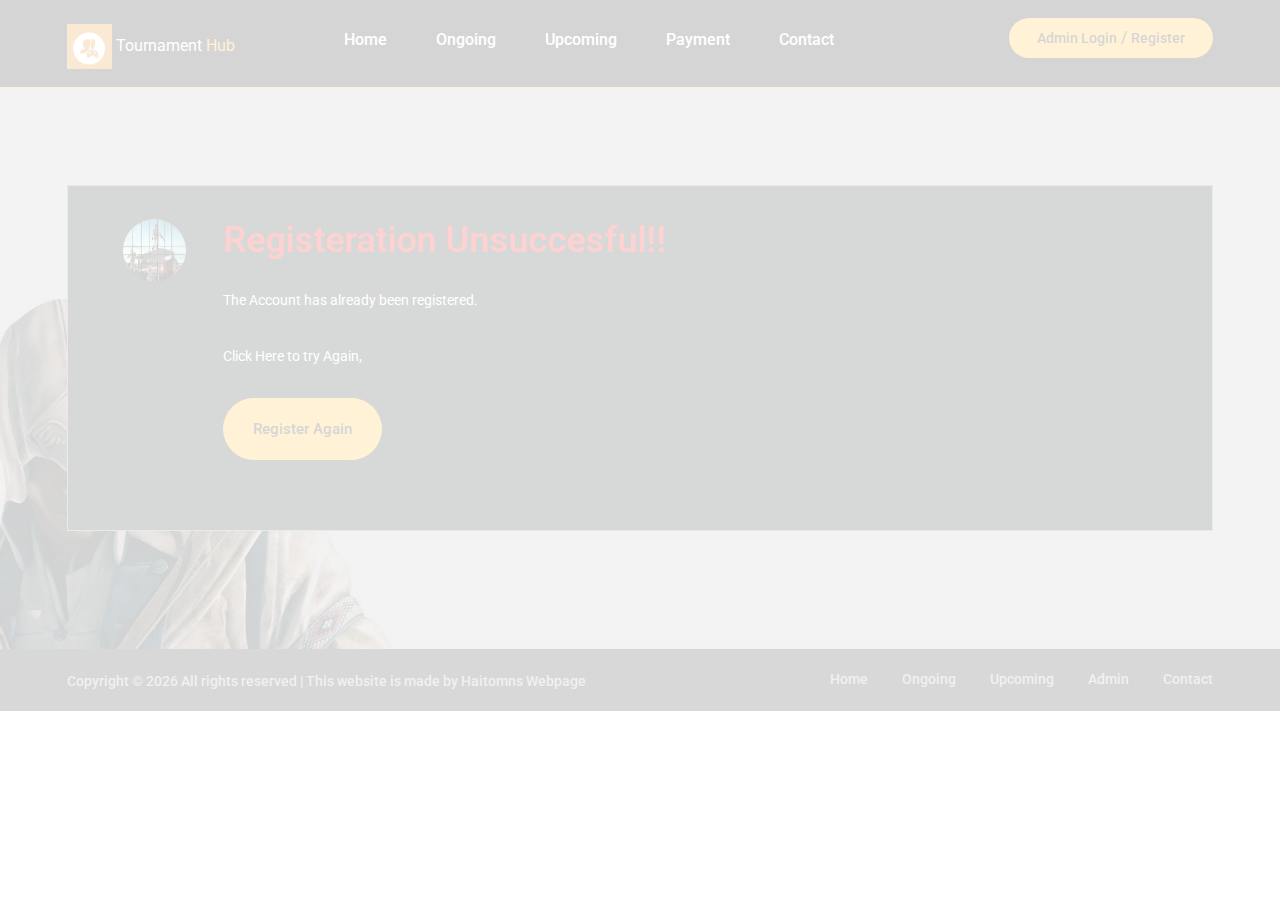
<file: fail.html>
<!DOCTYPE html>
<html lang="en">
<head>
	<title>Failed : Tournament Hub</title>
	<meta charset="UTF-8">
	<meta name="description" content="Your Registeration has been failed, Try Once Again!!">
	<meta name="keywords" content="Pubg, game, tournament, orgnizers, Nepal, Birgunj">
	<meta name="viewport" content="width=device-width, initial-scale=1.0">
	<!-- Favicon -->   
	<link href="img/favicon.png" rel="shortcut icon"/>

	<!-- Google Fonts -->
	<link href="https://fonts.googleapis.com/css?family=Roboto:400,400i,500,500i,700,700i" rel="stylesheet">

	<!-- Stylesheets -->
	<link rel="stylesheet" href="css/bootstrap.min.css"/>
	<link rel="stylesheet" href="css/font-awesome.min.css"/>
	<link rel="stylesheet" href="css/owl.carousel.css"/>
	<link rel="stylesheet" href="css/style.css"/>
	<link rel="stylesheet" href="css/animate.css"/>


	<!--[if lt IE 9]>
	  <script src="https://oss.maxcdn.com/html5shiv/3.7.2/html5shiv.min.js"></script>
	  <script src="https://oss.maxcdn.com/respond/1.4.2/respond.min.js"></script>
	<![endif]-->

</head>
<body>
	<!-- Page Preloder -->
	<div id="preloder">
		<div class="loader"></div>
	</div>

	<!-- Header section -->
	<header class="header-section">
		<div class="container">
			<!-- logo -->
			<a class="site-logo">
				<img src="img/favicon.png" alt="Logo" height="45px" width="45px">
				<font color = "white"> Tournament</font> 
				<font color = "#ffb320">Hub </font>
			</a>
			<div class="user-panel">
				<a href="admin.html">Admin Login</a>  /  <a href="register.html">Register</a>
			</div>
			<!-- responsive -->
			<div class="nav-switch">
				<i class="fa fa-bars"></i>
			</div>
			<!-- site menu -->
			<nav class="main-menu">
				<ul>
					<li><a href="index.html">Home</a></li>
					<li><a href="review.html">Ongoing</a></li>
					<li><a href="categories.html">Upcoming</a></li>
					<li><a href="payment.html">Payment</a></li>
					<li><a href="contact.html">Contact</a></li>
				</ul>
			</nav>
		</div>
	</header>
	<!-- Header section end -->


<section class="page-section community-page set-bg" data-setbg="img/community-bg.jpg">
		<div class="community-warp spad">
			<div class="container">
				<ul class="community-post-list">
					<li>
						<div class="community-post">
							<div class="author-avator set-bg" data-setbg="img/tournament/1.png"></div>
							<div class="post-content">
								<h2> <font color = "red">Registeration Unsuccesful!!</font></h2><br>
								<p>
									The Account has already been registered. <br> <br>
									Click Here to try Again,<br><br>
									<a href="register.html" class="site-btn">Register Again</a> 
								</p>
							</div>
						</div>
					</li>
				</ul>
			</div>
		</div>
	</section>


	<!-- Footer section -->
	<footer class="footer-section">
		<div class="container">
			<ul class="footer-menu">
				<li><a href="index.html">Home</a></li>
				<li><a href="review.html">Ongoing</a></li>
				<li><a href="categories.html">Upcoming</a></li>
				<li><a href="admin.html">Admin</a></li>
				<li><a href="contact.html">Contact</a></li>
			</ul>
			<p class="copyright">
				Copyright &copy; <script>document.write(new Date().getFullYear());</script> All rights reserved | This website is made by Haitomns Webpage
			</p>
		</div>
	</footer>
	<!-- Footer section end -->


	<!--====== Javascripts & Jquery ======-->
	<script src="js/jquery-3.2.1.min.js"></script>
	<script src="js/bootstrap.min.js"></script>
	<script src="js/owl.carousel.min.js"></script>
	<script src="js/jquery.marquee.min.js"></script>
	<script src="js/main.js"></script>
    </body>
</html>
</file>
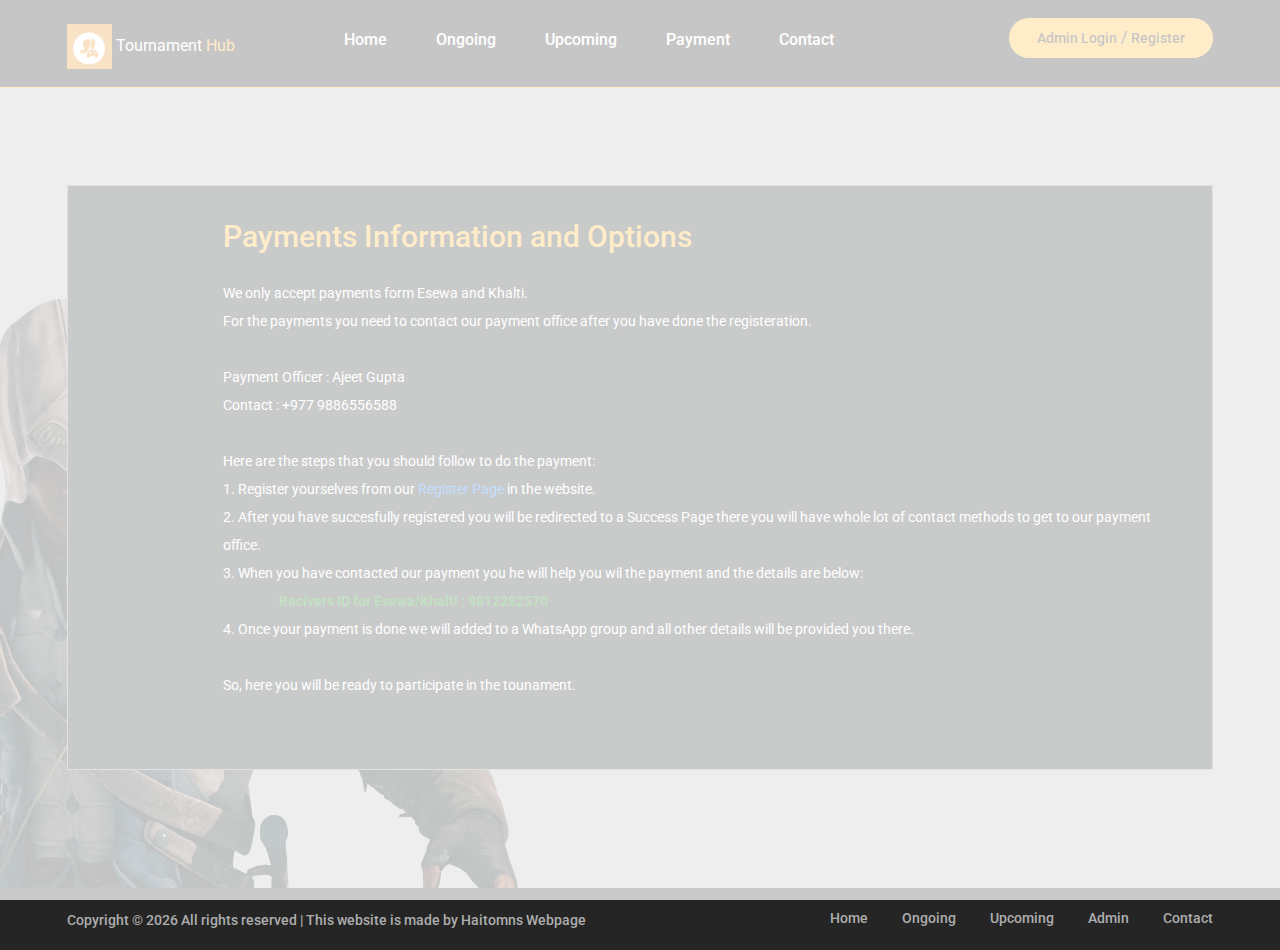
<file: payment.html>
<!DOCTYPE html>
<html lang="en">
<head>
	<title>Payment : Tournament Hub</title>
	<meta charset="UTF-8">
	<meta name="description" content="One of the oldest hub that orgnises Players Unknown Battel Ground (PUBG) Games in Nepal">
	<meta name="keywords" content="Pubg, game, tournament, orgnizers, Nepal, Birgunj">
	<meta name="viewport" content="width=device-width, initial-scale=1.0">
	<!-- Favicon -->   
	<link href="img/favicon.png" rel="shortcut icon"/>

	<!-- Google Fonts -->
	<link href="https://fonts.googleapis.com/css?family=Roboto:400,400i,500,500i,700,700i" rel="stylesheet">

	<!-- Stylesheets -->
	<link rel="stylesheet" href="css/bootstrap.min.css"/>
	<link rel="stylesheet" href="css/font-awesome.min.css"/>
	<link rel="stylesheet" href="css/owl.carousel.css"/>
	<link rel="stylesheet" href="css/style.css"/>
	<link rel="stylesheet" href="css/animate.css"/>


	<!--[if lt IE 9]>
	  <script src="https://oss.maxcdn.com/html5shiv/3.7.2/html5shiv.min.js"></script>
	  <script src="https://oss.maxcdn.com/respond/1.4.2/respond.min.js"></script>
	<![endif]-->

</head>
<body>
	<!-- Page Preloder -->
	<div id="preloder">
		<div class="loader"></div>
	</div>

	<!-- Header section -->
	<header class="header-section">
		<div class="container">
			<!-- logo -->
			<a class="site-logo">
				<img src="img/favicon.png" alt="Logo" height="45px" width="45px">
				<font color = "white"> Tournament</font> 
				<font color = "#ffb320">Hub </font>
			</a>
			<div class="user-panel">
				<a href="admin.html">Admin Login</a>  /  <a href="register.html">Register</a>
			</div>
			<!-- responsive -->
			<div class="nav-switch">
				<i class="fa fa-bars"></i>
			</div>
			<!-- site menu -->
			<nav class="main-menu">
				<ul>
					<li><a href="index.html">Home</a></li>
					<li><a href="review.html">Ongoing</a></li>
					<li><a href="categories.html">Upcoming</a></li>
					<li><a href="payment.html">Payment</a></li>
					<li><a href="contact.html">Contact</a></li>
				</ul>
			</nav>
		</div>
	</header>
	<!-- Header section end -->


<section class="page-section community-page set-bg" data-setbg="img/community-bg.jpg">
		<div class="community-warp spad">
			<div class="container">
				<ul class="community-post-list">
					<li>
						<div class="community-post">
							<div class="post-content">
								<h3> <font color = "#ffb320">Payments Information and Options </font></h3><br>
								<p>We only accept payments form Esewa and Khalti.<br>
								For the payments you need to contact our payment office after you have done the registeration.<br><br>Payment Officer : Ajeet Gupta<br>
								Contact : +977 9886556588<br><br>
								Here are the steps that you should follow to do the payment:<br>
								1. Register yourselves from our <a href = "register.html">Register Page</a> in the website.<br>
								2. After you have succesfully registered you will be redirected to a Success Page there you will have whole lot of contact methods to get to our payment office.<br>
								3. When you have contacted our payment you he will help you wil the payment and the details are below:<br>

								&emsp;&emsp;&emsp;&emsp;<font color="green"><b>Recivers ID for Esewa/Khalti : 9812282570</b></font><br>
								4. Once your payment is done we will added to a WhatsApp group and all other details will be provided you there.<br><br>
							So, here you will be ready to participate in the tounament.</p>
							</div>
						</div>
					</li>
				</ul>
			</div>
		</div>
	</section>


	<!-- Footer section -->
	<footer class="footer-section">
		<div class="container">
			<ul class="footer-menu">
				<li><a href="index.html">Home</a></li>
				<li><a href="review.html">Ongoing</a></li>
				<li><a href="categories.html">Upcoming</a></li>
				<li><a href="admin.html">Admin</a></li>
				<li><a href="contact.html">Contact</a></li>
			</ul>
			<p class="copyright">
				Copyright &copy; <script>document.write(new Date().getFullYear());</script> All rights reserved | This website is made by Haitomns Webpage
			</p>
		</div>
	</footer>
	<!-- Footer section end -->


	<!--====== Javascripts & Jquery ======-->
	<script src="js/jquery-3.2.1.min.js"></script>
	<script src="js/bootstrap.min.js"></script>
	<script src="js/owl.carousel.min.js"></script>
	<script src="js/jquery.marquee.min.js"></script>
	<script src="js/main.js"></script>
    </body>
</html>
</file>
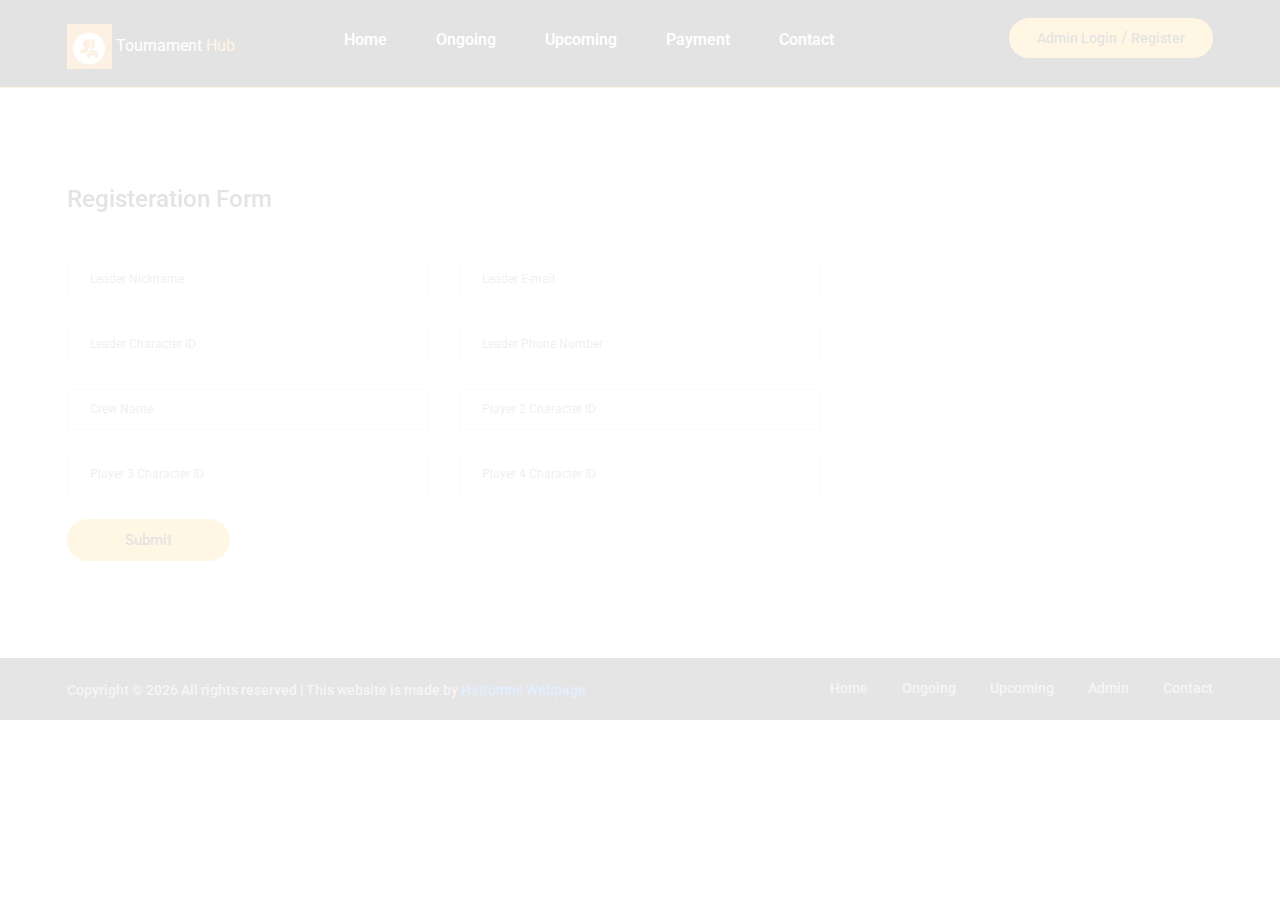
<file: register.html>
<!DOCTYPE html>
<html lang="en">
<head>
	<title>Register : Tournament Hub</title>
	<meta charset="UTF-8">
	<meta name="description" content="In this point you can register to out Onging tournaments">
	<meta name="keywords" content="Pubg, game, tournament, orgnizers, Nepal, Birgunj">
	<meta name="viewport" content="width=device-width, initial-scale=1.0">
	<!-- Favicon -->   
	<link href="img/favicon.png" rel="shortcut icon"/>

	<!-- Google Fonts -->
	<link href="https://fonts.googleapis.com/css?family=Roboto:400,400i,500,500i,700,700i" rel="stylesheet">

	<!-- Stylesheets -->
	<link rel="stylesheet" href="css/bootstrap.min.css"/>
	<link rel="stylesheet" href="css/font-awesome.min.css"/>
	<link rel="stylesheet" href="css/owl.carousel.css"/>
	<link rel="stylesheet" href="css/style.css"/>
	<link rel="stylesheet" href="css/animate.css"/>


	<!--[if lt IE 9]>
	  <script src="https://oss.maxcdn.com/html5shiv/3.7.2/html5shiv.min.js"></script>
	  <script src="https://oss.maxcdn.com/respond/1.4.2/respond.min.js"></script>
	<![endif]-->

</head>
<body>
	<!-- Page Preloder -->
	<div id="preloder">
		<div class="loader"></div>
	</div>

	<!-- Header section -->
	<header class="header-section">
		<div class="container">
			<!-- logo -->
			<a class="site-logo" href="index.html">
				<img src="img/favicon.png" alt="Logo" height="45px" width="45px">
				<font color = "white"> Tournament</font> 
				<font color = "#ffb320">Hub </font>
			</a>
			<div class="user-panel">
				<a href="admin.html">Admin Login</a>  /  <a href="register.html">Register</a>
			</div>
			<!-- responsive -->
			<div class="nav-switch">
				<i class="fa fa-bars"></i>
			</div>
			<!-- site menu -->
			<nav class="main-menu">
				<ul>
					<li><a href="index.html">Home</a></li>
					<li><a href="review.html">Ongoing</a></li>
					<li><a href="categories.html">Upcoming</a></li>
					<li><a href="payment.html">Payment</a></li>
					<li><a href="contact.html">Contact</a></li>
				</ul>
			</nav>
		</div>
	</header>
	<!-- Header section end -->


	<!-- Registeration Section -->
	<section class="page-section spad contact-page">
		<div class="container">
			<div class="row">
				<div class="col-lg-8">
					<div class="contact-form-warp">
						<h4 class="comment-title">Registeration Form</h4>
						<form class="comment-form" action = "register.php" method="post">
							<div class="row">
								<div class="col-md-6">
									<input type="text" placeholder="Leader Nickname" name="l_nickname" required>
								</div>
								<div class="col-md-6">
									<input type="email" placeholder="Leader E-mail" name="l_email" required>
								</div>
								<div class="col-md-6">
									<input type="number" placeholder="Leader Character ID" name="l_cid" required>
								</div>
								<div class="col-md-6">
									<input type="tel" placeholder="Leader Phone Number" name="l_phone" required>
								</div>
								<div class="col-md-6">
									<input type="text" placeholder="Crew Name" name="crew" required>
								</div>
								<div class="col-md-6">
									<input type="number" placeholder="Player 2 Character ID" name="p2" required>
								</div>
								<div class="col-md-6">
									<input type="number" placeholder="Player 3 Character ID" name="p3" required>
								</div>
								<div class="col-md-6">
									<input type="number" placeholder="Player 4 Character ID" name="p4" required>
								</div>
								<div class="col-lg-12">
									<button class="site-btn btn-sm">Submit</button>
								</div>
							</div>
						</form>
					</div>
				</div>
			</div>
		</div>
	</section>



	<!-- Footer section -->
	<footer class="footer-section">
		<div class="container">
			<ul class="footer-menu">
				<li><a href="index.html">Home</a></li>
				<li><a href="review.html">Ongoing</a></li>
				<li><a href="categories.html">Upcoming</a></li>
				<li><a href="admin.html">Admin</a></li>
				<li><a href="contact.html">Contact</a></li>
			</ul>
			<p class="copyright"><!-- Link back to Colorlib can't be removed. Template is licensed under CC BY 3.0. -->
Copyright &copy; <script>document.write(new Date().getFullYear());</script> All rights reserved | This website is made by <a href="https://bit.ly/30ySEKT" target="_blank">Haitomns Webpage</a>
</p>
		</div>
	</footer>
	<!-- Footer section end -->


	<!--====== Javascripts & Jquery ======-->
	<script src="js/jquery-3.2.1.min.js"></script>
	<script src="js/bootstrap.min.js"></script>
	<script src="js/owl.carousel.min.js"></script>
	<script src="js/jquery.marquee.min.js"></script>
	<script src="js/main.js"></script>
    </body>
</html>
</file>
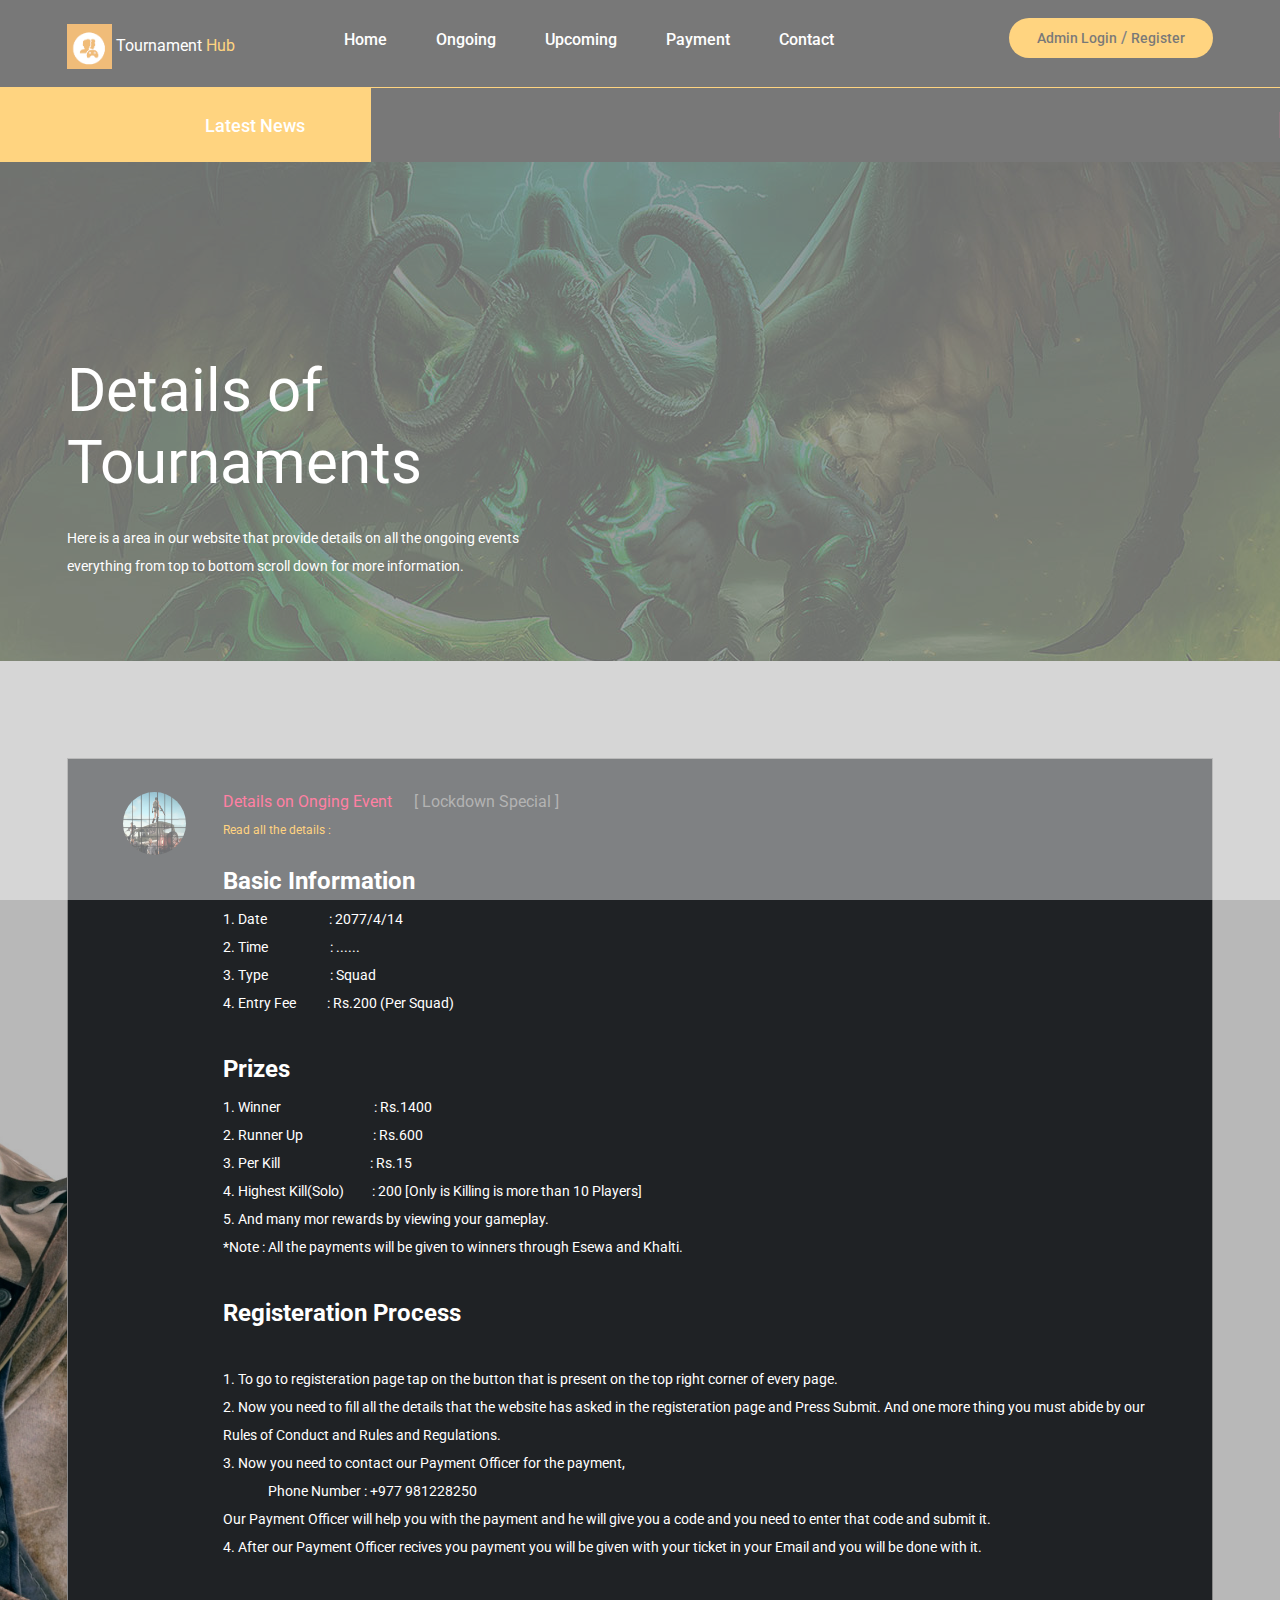
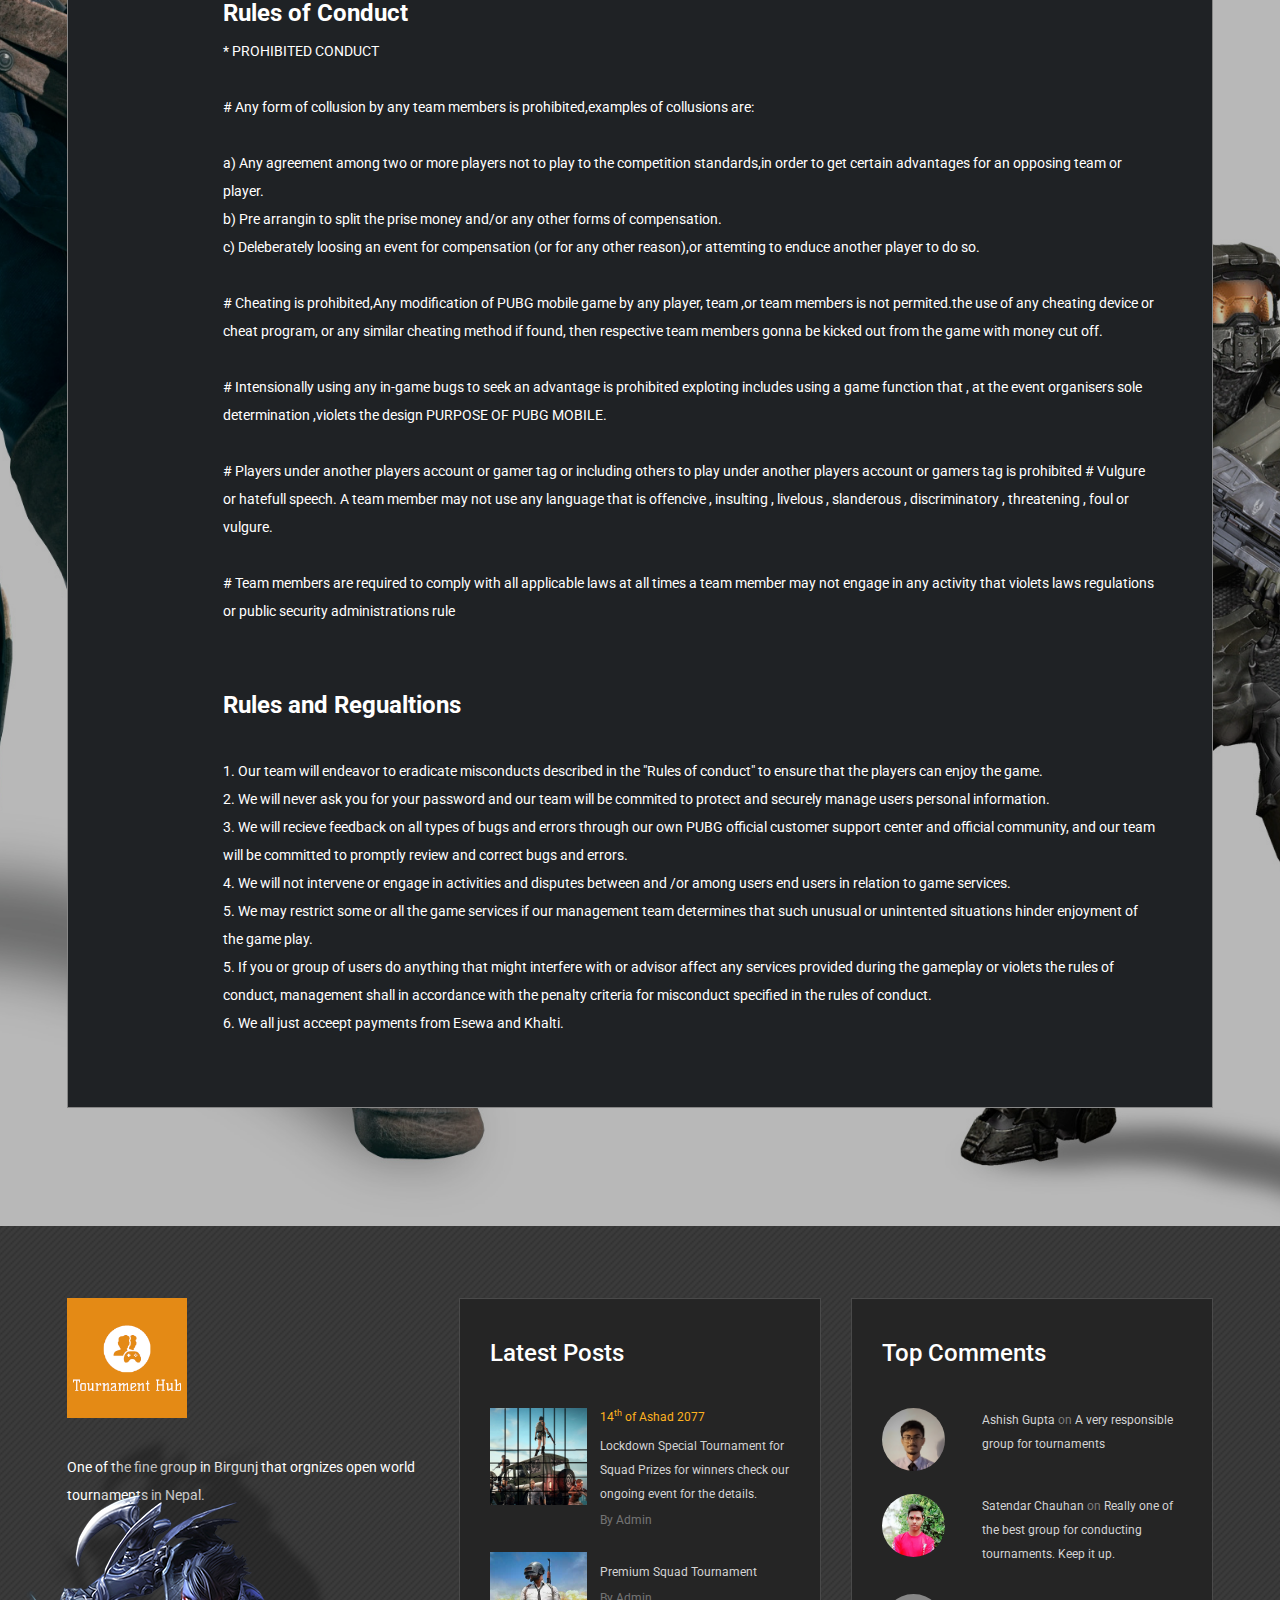
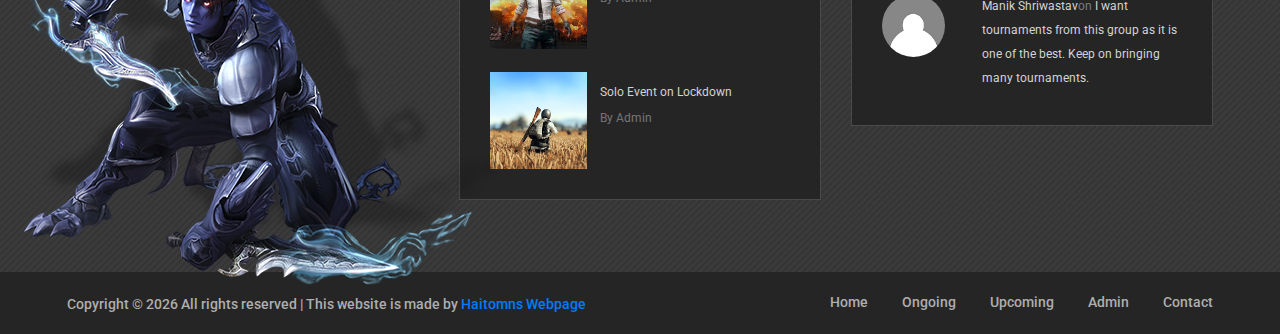
<file: review.html>
<!DOCTYPE html>
<html lang="en">
<head>
	<title>Ongoing : Tournament Hub</title>
	<meta charset="UTF-8">
	<meta name="description" content="Here's all the details that is requierd for a player to join any event that is hosted in our website!!">
	<meta name="keywords" content="Pubg, game, tournament, orgnizers, Nepal, Birgunj">
	<meta name="viewport" content="width=device-width, initial-scale=1.0">
	<!-- Favicon -->   
	<link href="img/favicon.png" rel="shortcut icon"/>

	<!-- Google Fonts -->
	<link href="https://fonts.googleapis.com/css?family=Roboto:400,400i,500,500i,700,700i" rel="stylesheet">

	<!-- Stylesheets -->
	<link rel="stylesheet" href="css/bootstrap.min.css"/>
	<link rel="stylesheet" href="css/font-awesome.min.css"/>
	<link rel="stylesheet" href="css/owl.carousel.css"/>
	<link rel="stylesheet" href="css/style.css"/>
	<link rel="stylesheet" href="css/animate.css"/>


	<!--[if lt IE 9]>
	  <script src="https://oss.maxcdn.com/html5shiv/3.7.2/html5shiv.min.js"></script>
	  <script src="https://oss.maxcdn.com/respond/1.4.2/respond.min.js"></script>
	<![endif]-->

</head>
<body>
	<!-- Page Preloder -->
	<div id="preloder">
		<div class="loader"></div>
	</div>

	<!-- Header section -->
	<header class="header-section">
		<div class="container">
			<!-- logo -->
			<a class="site-logo" href="index.html">
				<img src="img/favicon.png" alt="Logo" height="45px" width="45px">
				<font color = "white"> Tournament</font> 
				<font color = "#ffb320">Hub </font>
			</a>
			<div class="user-panel">
				<a href="admin.html">Admin Login</a>  /  <a href="register.html">Register</a>
			</div>
			<!-- responsive -->
			<div class="nav-switch">
				<i class="fa fa-bars"></i>
			</div>
			<!-- site menu -->
			<nav class="main-menu">
				<ul>
					<li><a href="index.html">Home</a></li>
					<li><a href="review.html">Ongoing</a></li>
					<li><a href="categories.html">Upcoming</a></li>
					<li><a href="payment.html">Payment</a></li>
					<li><a href="contact.html">Contact</a></li>
				</ul>
			</nav>
		</div>
	</header>


	<!-- Latest news section -->
	<div class="latest-news-section">
		<div class="ln-title">Latest News</div>
		<div class="news-ticker">
			<div class="news-ticker-contant">
				<div class="nt-item"><span class="new">new</span>Lockdown Sepcial PUBG Torunament for all, REGISTER NOW!!! </div>
				<div class="nt-item"><span class="strategy">Upcoming</span>Squad Torunament coming soon !! Stay Tuned for more information.</div>
			</div>
		</div>
	</div>
	<!-- Latest news section end -->


	<!-- Page info section -->
	<section class="page-info-section set-bg" data-setbg="img/page-top-bg/3.jpg">
		<div class="pi-content">
			<div class="container">
				<div class="row">
					<div class="col-xl-5 col-lg-6 text-white">
						<h2>Details of Tournaments</h2>
						<p>Here is a area in our website that provide details on all the ongoing events everything from top to bottom scroll down for more information.</p>
					</div>
				</div>
			</div>
		</div>
	</section>

	<!-- Review section -->
	<section class="page-section community-page set-bg" data-setbg="img/community-bg.jpg">
		<div class="community-warp spad">
			<div class="container">
				<ul class="community-post-list">
					<li>
						<div class="community-post">
							<div class="author-avator set-bg" data-setbg="img/tournament/1.png"></div>
							<div class="post-content">
								<h5>Details on Onging Event<span> [ Lockdown Special ]</span></h5>
								<div class="post-date">Read all the details :</div>
								<p>
									<font size = 5><b>Basic Information</b></font><br>
									1. Date &emsp;&emsp;&emsp;&emsp; : 2077/4/14<br>
									2. Time &emsp;&emsp;&emsp;&emsp; : ......<br>
									3. Type &emsp;&emsp;&emsp;&emsp; : Squad<br>
									4. Entry Fee &emsp;&emsp;: Rs.200 (Per Squad)<br><br>

									<font size = 5><b>Prizes</b></font><br>
									1. Winner&emsp;&emsp;&emsp;&emsp;&emsp;&emsp;&nbsp;&nbsp;&nbsp;: Rs.1400 <br>
									2. Runner Up&emsp;&emsp;&emsp;&emsp;&emsp;: Rs.600 <br>
									3. Per Kill&emsp;&emsp;&emsp;&emsp;&emsp;&emsp;&nbsp;&nbsp;: Rs.15 <br>
									4. Highest Kill(Solo)&emsp;&emsp;: 200 [Only is Killing is more than 10 Players]<br>
									5. And many mor rewards by viewing your gameplay.<br>

									*Note : All the payments will be given to winners through Esewa and Khalti.<br><br>

									<font size = 5><b>Registeration Process</b></font><br><br>

									1. To go to registeration page tap on the button that is present on the top right corner of every page.<br>

									2. Now you need to fill all the details that the website has asked in the registeration page and Press Submit. And one more thing you must abide by our Rules of Conduct and Rules and Regulations.<br>

									3. Now you need to contact our Payment Officer for the payment,<br>&emsp;&emsp;&emsp; Phone Number : +977 981228250<br> Our Payment Officer will help you with the payment and he will give you a code and you need to enter that code and submit it.<br>

									4. After our Payment Officer recives you payment you will be given with your ticket in your Email and you will be done with it. <br><br>


									<font size = 5><b>Rules of Conduct</b></font><br>
									* PROHIBITED CONDUCT<br><br>

									# Any form of collusion by any team members is prohibited,examples of collusions are:<br><br>

									a) Any agreement among two or more players not to play to the competition standards,in order to get certain advantages for an opposing team or player. <br>
									b) Pre arrangin to split the prise money and/or any other forms of compensation. <br>

									c) Deleberately loosing an event for compensation (or for any other reason),or attemting to enduce another player to do so. <br><br>

									# Cheating is prohibited,Any modification of PUBG mobile game by any player, team ,or team members is not permited.the use of any cheating device or cheat program, or any similar cheating method if found, then respective team members gonna be kicked out from the game with money cut off.<br><br>

									# Intensionally using any in-game bugs to seek an advantage is prohibited exploting includes using a game function that , at the event organisers sole determination ,violets the design PURPOSE OF PUBG MOBILE.<br><br>

									# Players under another players account or gamer tag or including others to play under another players account or gamers tag is prohibited
									# Vulgure or hatefull speech. A team member may not use any language that is offencive , insulting , livelous , slanderous , discriminatory , threatening  , foul or vulgure.<br><br>

									# Team members are required to comply with all applicable laws at all times a team member may not engage in any activity that violets laws regulations or public security administrations rule<br><br><br>


									<font size = 5><b>Rules and Regualtions</b></font><br><br>
									1. Our team will endeavor to eradicate misconducts described in the "Rules of conduct" to ensure that the players can enjoy  the game.<br>

									2. We will never ask you for your password and our team will be commited to protect and securely manage users personal information. <br>

									3. We will recieve feedback on all types of bugs and errors through our own PUBG official customer support center and official community, and our team will be committed to promptly review and correct bugs and errors.<br>

									4. We will not intervene or engage in activities and disputes between and /or among users end users in relation to game services.<br>

									5. We may restrict some or all the game services if our management team determines that such unusual or unintented situations hinder enjoyment of the game play.<br>

									5. If you or group of users do anything that might interfere with or advisor affect any services provided during the gameplay or violets the rules of conduct, management shall  in accordance with the penalty criteria for misconduct specified in the rules of conduct.<br>

									6. We all just acceept payments from Esewa and Khalti.
								</p>
							</div>
						</div>
					</li>
				</ul>
			</div>
		</div>
	</section>
	<!-- Review section end -->


	<section class="footer-top-section">
		<div class="container">
			<div class="footer-top-bg">
				<img src="img/footer-top-bg.png" alt="PUBG">
			</div>
			<div class="row">
				<div class="col-lg-4">
					<div class="footer-logo text-white">
						<img src="img/logo.png" alt="Logo" height="120px" width="120px">
						<p>One of the fine group in Birgunj that orgnizes open world tournaments in Nepal.</p>
					</div>
				</div>
				<div class="col-lg-4 col-md-6">
					<div class="footer-widget mb-5 mb-md-0">
						<h4 class="fw-title">Latest Posts</h4>
						<div class="latest-blog">
							<div class="lb-item">
								<div class="lb-thumb set-bg" data-setbg="img/latest-blog/1.png"></div>
								<div class="lb-content">
									<div class="lb-date">14<sup>th</sup> of Ashad 2077</div>
									<p>Lockdown Special Tournament for Squad  Prizes for winners check our ongoing event for the details.</p>
									<div class="lb-author">By Admin</div>
								</div>
							</div>
							<div class="lb-item">
								<div class="lb-thumb set-bg" data-setbg="img/latest-blog/2.png"></div>
								<div class="lb-content">
									<div class="lb-date"></div>
									<p>Premium Squad Tournament  </p>
									<div class="lb-author">By Admin</div>
								</div>
							</div>
							<div class="lb-item">
								<div class="lb-thumb set-bg" data-setbg="img/latest-blog/3.png"></div>
								<div class="lb-content">
									<div class="lb-date"></div>
									<p>Solo Event on Lockdown</p>
									<div class="lb-author">By Admin</div>
								</div>
							</div>
						</div>
					</div>
				</div>
				<div class="col-lg-4 col-md-6">
					<div class="footer-widget">
						<h4 class="fw-title">Top Comments</h4>
						<div class="top-comment">
							<div class="tc-item">
								<div class="tc-thumb set-bg" data-setbg="img/authors/1.png"></div>
								<div class="tc-content">
									<p>Ashish Gupta <span>on</span> A very responsible group for tournaments </p>
								</div>
							</div>
							<div class="tc-item">
								<div class="tc-thumb set-bg" data-setbg="img/authors/2.png"></div>
								<div class="tc-content">
									<p>Satendar Chauhan <span>on</span> Really one of the best group for conducting tournaments. Keep it up.</p>
								</div>
							</div>
							<div class="tc-item">
								<div class="tc-thumb set-bg" data-setbg="img/authors/8.jpg"></div>
								<div class="tc-content">
									<p>Manik Shriwastav<span>on</span>  I want tournaments from this group as it is one of the best. Keep on bringing many tournaments.</p>
								</div>
							</div>
						</div>
					</div>
				</div>
			</div>
		</div>
	</section>
	<!-- Footer top section end -->

	
	<!-- Footer section -->
	<footer class="footer-section">
		<div class="container">
			<ul class="footer-menu">
				<li><a href="index.html">Home</a></li>
				<li><a href="review.html">Ongoing</a></li>
				<li><a href="categories.html">Upcoming</a></li>
				<li><a href="admin.html">Admin</a></li>
				<li><a href="contact.html">Contact</a></li>
			</ul>
			<p class="copyright"><!-- Link back to Colorlib can't be removed. Template is licensed under CC BY 3.0. -->
Copyright &copy; <script>document.write(new Date().getFullYear());</script> All rights reserved | This website is made by <a href="https://bit.ly/30ySEKT" target="_blank">Haitomns Webpage</a>
</p>
		</div>
	</footer>
	<!-- Footer section end -->


	<!--====== Javascripts & Jquery ======-->
	<script src="js/jquery-3.2.1.min.js"></script>
	<script src="js/bootstrap.min.js"></script>
	<script src="js/owl.carousel.min.js"></script>
	<script src="js/jquery.marquee.min.js"></script>
	<script src="js/main.js"></script>
    </body>
</html>
</file>
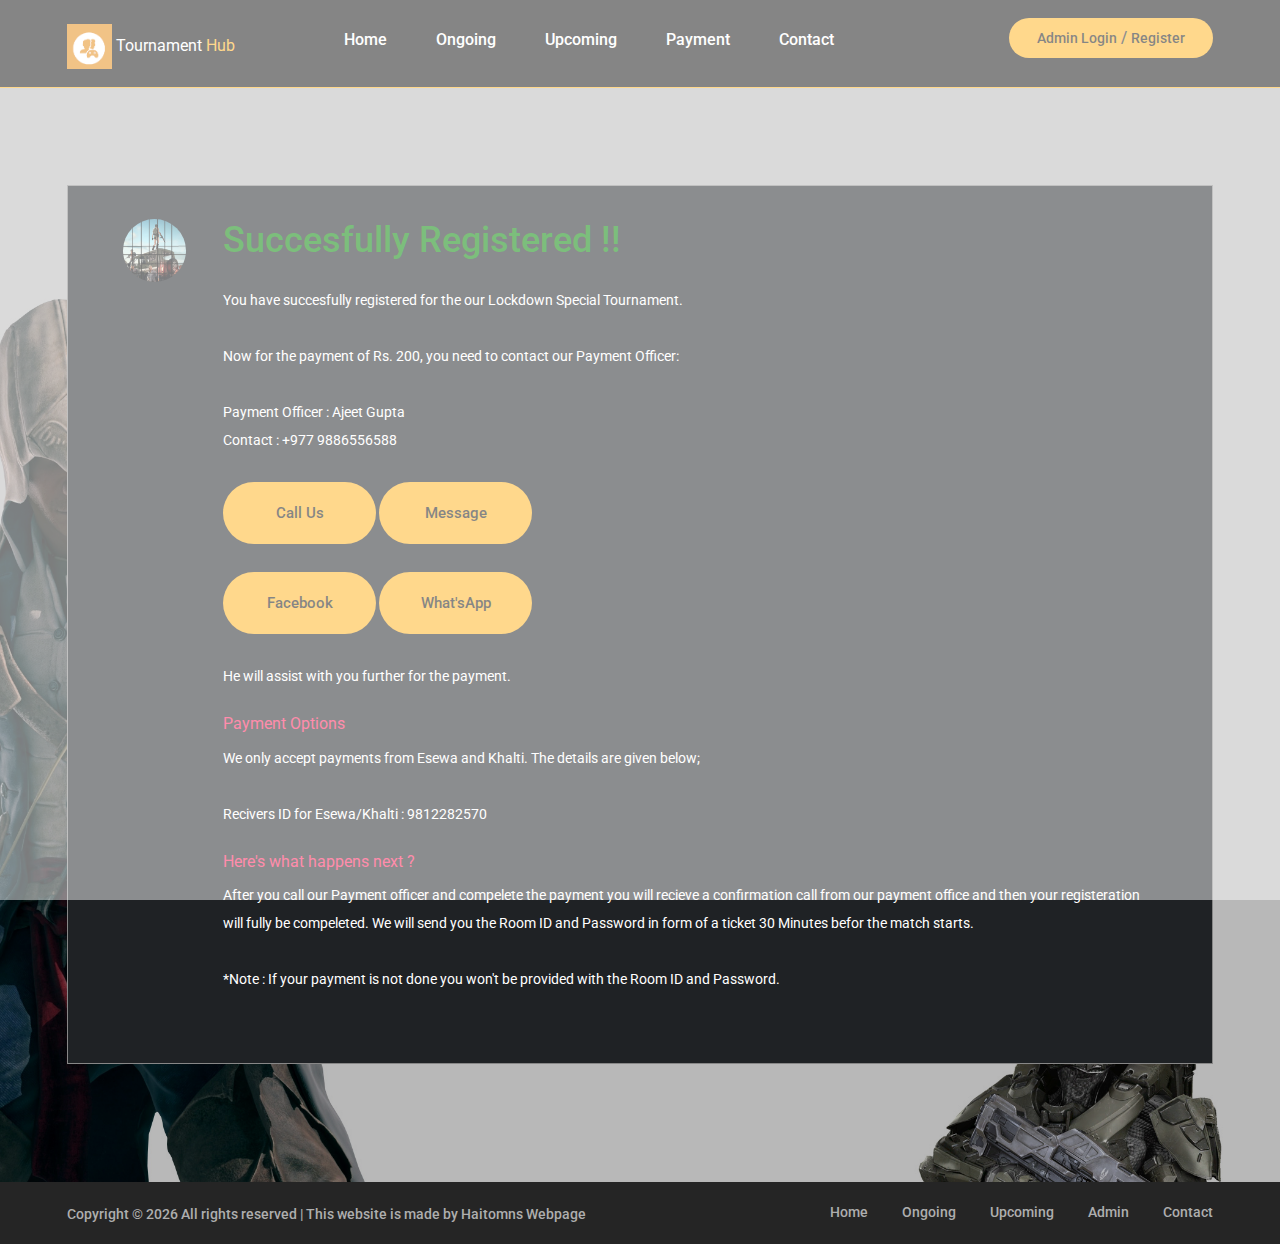
<file: success.html>
<!DOCTYPE html>
<html lang="en">
<head>
	<title>Success : Tournament Hub</title>
	<meta charset="UTF-8">
	<meta name="description" content="One of the oldest hub that orgnises Players Unknown Battel Ground (PUBG) Games in Nepal">
	<meta name="keywords" content="Pubg, game, tournament, orgnizers, Nepal, Birgunj">
	<meta name="viewport" content="width=device-width, initial-scale=1.0">
	<!-- Favicon -->   
	<link href="img/favicon.png" rel="shortcut icon"/>

	<!-- Google Fonts -->
	<link href="https://fonts.googleapis.com/css?family=Roboto:400,400i,500,500i,700,700i" rel="stylesheet">

	<!-- Stylesheets -->
	<link rel="stylesheet" href="css/bootstrap.min.css"/>
	<link rel="stylesheet" href="css/font-awesome.min.css"/>
	<link rel="stylesheet" href="css/owl.carousel.css"/>
	<link rel="stylesheet" href="css/style.css"/>
	<link rel="stylesheet" href="css/animate.css"/>


	<!--[if lt IE 9]>
	  <script src="https://oss.maxcdn.com/html5shiv/3.7.2/html5shiv.min.js"></script>
	  <script src="https://oss.maxcdn.com/respond/1.4.2/respond.min.js"></script>
	<![endif]-->

</head>
<body>
	<!-- Page Preloder -->
	<div id="preloder">
		<div class="loader"></div>
	</div>

	<!-- Header section -->
	<header class="header-section">
		<div class="container">
			<!-- logo -->
			<a class="site-logo">
				<img src="img/favicon.png" alt="Logo" height="45px" width="45px">
				<font color = "white"> Tournament</font> 
				<font color = "#ffb320">Hub </font>
			</a>
			<div class="user-panel">
				<a href="admin.html">Admin Login</a>  /  <a href="register.html">Register</a>
			</div>
			<!-- responsive -->
			<div class="nav-switch">
				<i class="fa fa-bars"></i>
			</div>
			<!-- site menu -->
			<nav class="main-menu">
				<ul>
					<li><a href="index.html">Home</a></li>
					<li><a href="review.html">Ongoing</a></li>
					<li><a href="categories.html">Upcoming</a></li>
					<li><a href="payment.html">Payment</a></li>
					<li><a href="contact.html">Contact</a></li>
				</ul>
			</nav>
		</div>
	</header>
	<!-- Header section end -->


<section class="page-section community-page set-bg" data-setbg="img/community-bg.jpg">
		<div class="community-warp spad">
			<div class="container">
				<ul class="community-post-list">
					<li>
						<div class="community-post">
							<div class="author-avator set-bg" data-setbg="img/tournament/1.png"></div>
							<div class="post-content">
								<h2> <font color = "green">Succesfully Registered !!</font></h2><br>
								<p>
									You have succesfully registered for the our Lockdown Special Tournament. <br><br>

									Now for the payment of Rs. 200, you need to contact our Payment Officer:<br><br>

									Payment Officer : Ajeet Gupta<br>
									Contact : +977 9886556588 <br><br>

									<a href="tel:+9779886556588" class="site-btn">Call Us</a>
									<a href="sms://+9779886556588?body=Hey%20I%20want%20to%20do%20payment%20for%20Lockdown%20special%20tounament%20can%20you%20help%20me!" class="site-btn">Message</a><br><br>
									<a href="https://bit.ly/2Ustz0n" class="site-btn">Facebook</a>
									<a href="https://bit.ly/2MHFD9I" class="site-btn">What'sApp</a> <br><br>
									He will assist with you further for the payment.
								</p>
								<h5><br> Payment Options</h5>
								<p>
									We only accept payments from Esewa and Khalti. The details are given below;<br><br>
									Recivers ID for Esewa/Khalti : 9812282570
								</p>
								<h5><br> Here's what happens next ?</h5>
								<p>
									After you call our Payment officer and compelete the payment you will recieve a confirmation call from our payment office and then your registeration will fully be compeleted. 

									We will send you the Room ID and Password in form of a ticket 30 Minutes befor the match starts. <br><br>

									*Note : If your payment is not done you won't be provided with the Room ID and Password.

								</p>
							</div>
						</div>
					</li>
				</ul>
			</div>
		</div>
	</section>


	<!-- Footer section -->
	<footer class="footer-section">
		<div class="container">
			<ul class="footer-menu">
				<li><a href="index.html">Home</a></li>
				<li><a href="review.html">Ongoing</a></li>
				<li><a href="categories.html">Upcoming</a></li>
				<li><a href="admin.html">Admin</a></li>
				<li><a href="contact.html">Contact</a></li>
			</ul>
			<p class="copyright">
				Copyright &copy; <script>document.write(new Date().getFullYear());</script> All rights reserved | This website is made by Haitomns Webpage
			</p>
		</div>
	</footer>
	<!-- Footer section end -->


	<!--====== Javascripts & Jquery ======-->
	<script src="js/jquery-3.2.1.min.js"></script>
	<script src="js/bootstrap.min.js"></script>
	<script src="js/owl.carousel.min.js"></script>
	<script src="js/jquery.marquee.min.js"></script>
	<script src="js/main.js"></script>
    </body>
</html>
</file>
<file: css/style.css>
/* =================================
------------------------------------
  Game Warrior Template
  Version: 1.0
 ------------------------------------ 
 ====================================*/

/*---------------------------*/
/* Template default CSS
/*---------------------------*/

html,
body {
	height: 100%;
	font-family: 'Roboto', sans-serif;
	-webkit-font-smoothing: antialiased;
	font-smoothing: antialiased;
}

h1,
h2,
h3,
h4,
h5,
h6 {
	margin: 0;
	font-weight: 500;
	color: #131313;
}

h1 {
	font-size: 70px;
}

h2 {
	font-size: 36px;
}

h3 {
	font-size: 30px;
}

h4 {
	font-size: 24px;
}

h5 {
	font-size: 20px;
}

h6 {
	font-size: 16px;
}

p {
	font-size: 14px;
	color: #878787;
	line-height: 2;
}

img {
	max-width: 100%;
}

input:focus,
select:focus,
button:focus,
textarea:focus {
	outline: none;
}

a:hover,
a:focus {
	text-decoration: none;
	outline: none;
}

ul,
ol {
	padding: 0;
	margin: 0;
}

/*---------------------
  Helper CSS
-----------------------*/

.section-title {
	text-align: center;
	margin-bottom: 75px;
}

.section-title h2 {
	padding-top: 10px;
	font-size: 36px;
}

.set-bg {
	background-repeat: no-repeat;
	background-size: cover;
	background-position: top center;
}

.spad {
	padding-top: 97px;
	padding-bottom: 97px;
}

.text-white h1,
.text-white h2,
.text-white h3,
.text-white h4,
.text-white h5,
.text-white h6,
.text-white p,
.text-white span,
.text-white li,
.text-white a {
	color: #fff;
}

.rating i {
	color: #fbb710;
}

.rating .is-fade {
	color: #e0e3e4;
}

/*---------------------
  Commom elements
-----------------------*/

/* buttons */
.site-btn {
	display: inline-block;
	text-align: center;
	font-size: 15px;
	color: #131313;
	padding: 16px 30px;
	min-width: 153px;
	border-radius: 50px;
	font-weight: 500;
	border: none;
	background: #ffb320;
	cursor: pointer;
}

.site-btn.btn-sm {
	padding: 10px 30px;
	min-width: 163px;
}

.site-btn:hover {
	color: #131313;
}

.cata {
	display: inline-block;
	text-transform: uppercase;
	font-size: 12px;
	font-weight: 500;
	color: #fff;
	padding: 6px 25px;
}

.cata.new {
	background: #ff205f;
}

.cata.strategy {
	background: #4eae60;
}

.cata.racing {
	background: #694eae;
}

.cata.adventure {
	background: #40abf5;
}

/* Preloder */
#preloder {
	position: fixed;
	width: 100%;
	height: 100%;
	top: 0;
	left: 0;
	z-index: 999999;
	background: #fff;
}

.loader {
	width: 40px;
	height: 40px;
	position: absolute;
	top: 50%;
	left: 50%;
	margin-top: -13px;
	margin-left: -13px;
	border-radius: 60px;
	animation: loader 0.8s linear infinite;
	-webkit-animation: loader 0.8s linear infinite;
}

@keyframes loader {
	0% {
		-webkit-transform: rotate(0deg);
		transform: rotate(0deg);
		border: 4px solid #f44336;
		border-left-color: transparent;
	}
	50% {
		-webkit-transform: rotate(180deg);
		transform: rotate(180deg);
		border: 4px solid #673ab7;
		border-left-color: transparent;
	}
	100% {
		-webkit-transform: rotate(360deg);
		transform: rotate(360deg);
		border: 4px solid #f44336;
		border-left-color: transparent;
	}
}

@-webkit-keyframes loader {
	0% {
		-webkit-transform: rotate(0deg);
		border: 4px solid #f44336;
		border-left-color: transparent;
	}
	50% {
		-webkit-transform: rotate(180deg);
		border: 4px solid #673ab7;
		border-left-color: transparent;
	}
	100% {
		-webkit-transform: rotate(360deg);
		border: 4px solid #f44336;
		border-left-color: transparent;
	}
}

/*------------------
  Header section
---------------------*/

.header-section {
	background: #131313;
	clear: both;
	overflow: hidden;
	padding: 18px 0;
	border-bottom: 1px solid #ffb320;
}

.site-logo {
	display: inline-block;
	float: left;
	padding-top: 6px;
}

.user-panel {
	float: right;
	font-weight: 500;
	background: #ffb320;
	padding: 8px 28px;
	border-radius: 30px;
}

.user-panel a {
	font-size: 14px;
	color: #131313;
}

.main-menu {
	float: right;
	margin-right: 170px;
}

.main-menu ul {
	list-style: none;
}

.main-menu ul li {
	display: inline;
}

.main-menu ul li a {
	display: inline-block;
	font-size: 16px;
	color: #fff;
	margin-left: 35px;
	font-weight: 500;
	padding: 10px 5px;
}

.main-menu ul li a:hover {
	color: #ffb320;
}

.header-btn {
	float: right;
	margin-right: 0;
}

.nav-switch {
	display: none;
}

/*------------------
  Hero Section
---------------------*/

.hero-slider .hs-item {
	height: 865px;
	display: table;
	width: 100%;
}

.hero-slider .hs-text {
	display: table-cell;
	vertical-align: middle;
}

.hero-slider .hs-text h2 {
	color: #fff;
	font-weight: 400;
	font-size: 60px;
	margin-bottom: 30px;
	position: relative;
	top: -80px;
	opacity: 0;
}

.hero-slider .hs-text h2 span {
	color: #ffb320;
}

.hero-slider .hs-text p {
	color: #fff;
	margin-bottom: 30px;
	position: relative;
	position: relative;
	top: -90px;
	opacity: 0;
}

.hero-slider .hs-text .site-btn {
	position: relative;
	top: -100px;
	opacity: 0;
}

.hero-slider .owl-item.active .hs-item h2,
.hero-slider .owl-item.active .hs-item p,
.hero-slider .owl-item.active .hs-item .site-btn {
	top: 0;
	opacity: 1;
}

.hero-slider .owl-item.active .hs-item h2 {
	-webkit-transition: all 0.5s ease 1s;
	-o-transition: all 0.5s ease 1s;
	transition: all 0.5s ease 1s;
}

.hero-slider .owl-item.active .hs-item p {
	-webkit-transition: all 0.5s ease 0.8s;
	-o-transition: all 0.5s ease 0.8s;
	transition: all 0.5s ease 0.8s;
}

.hero-slider .owl-item.active .hs-item .site-btn {
	-webkit-transition: all 0.5s ease 0.6s;
	-o-transition: all 0.5s ease 0.6s;
	transition: all 0.5s ease 0.6s;
}

.hero-slider .owl-dots {
	position: relative;
	max-width: 1146px;
	margin: -33px auto 0;
	top: -67px;
	z-index: 5;
}

.hero-slider .owl-dots .owl-dot {
	display: inline-block;
	margin-right: 13px;
	width: 33px;
	height: 33px;
	font-size: 14px;
	font-weight: 500;
	text-align: center;
	padding-top: 7px;
	border-radius: 40px;
	background: #dbe2ec;
}

.hero-slider .owl-dots .owl-dot.active {
	background: #ffb320;
}

/*---------------------
  Latest News section
-----------------------*/

.latest-news-section {
	overflow: hidden;
	display: block;
	clear: both;
	background: #131313;
	padding: 24px 0;
	position: relative;
}

.ln-title {
	position: absolute;
	height: 100%;
	width: 29%;
	left: 0;
	top: 0;
	text-align: right;
	padding-top: 24px;
	padding-right: 66px;
	font-size: 18px;
	font-weight: 500;
	color: #fff;
	background: #ffb320;
	z-index: 1;
}

.news-ticker {
	width: 71%;
	float: right;
	overflow: hidden;
	display: inline-block;
}

.news-ticker-contant .nt-item {
	margin-right: 35px;
	color: #fff;
	display: inline-block;
}

.news-ticker-contant .nt-item span {
	margin-right: 35px;
	display: inline-block;
	text-transform: uppercase;
	font-size: 12px;
	font-weight: 500;
	color: #fff;
	padding: 4px 20px;
}

.news-ticker-contant .nt-item span.new {
	background: #ff205f;
}

.news-ticker-contant .nt-item span.strategy {
	background: #4eae60;
}

.news-ticker-contant .nt-item span.racing {
	background: #694eae;
}

/*------------------
  Feature Section
---------------------*/

.feature-item {
	height: 415px;
	position: relative;
}

.feature-item:after {
	position: absolute;
	content: "";
	width: 100%;
	height: 100%;
	left: 0;
	top: 0;
	background: #000;
	opacity: .65;
}

.feature-item .cata {
	position: relative;
	margin-top: 28px;
	margin-left: 29px;
	z-index: 3;
}

.feature-item .fi-content {
	position: absolute;
	width: 100%;
	left: 0;
	bottom: 0;
	padding: 0 26px 24px;
	z-index: 2;
}

.feature-item .fi-content h5 {
	margin-bottom: 18px;
}

.feature-item .fi-content .fi-comment {
	font-size: 12px;
	opacity: .54;
}

/*----------------------
  Recent Game Section
------------------------*/

.recent-game-section {
	background-color: #eef2f6;
	border-top: 1px solid #d6dee7;
	border-bottom: 1px solid #d6dee7;
}

.recent-game-item .rgi-thumb {
	height: 204px;
	padding: 25px 28px;
}

.recent-game-item .rgi-content {
	padding: 34px 22px 20px;
	background: #fff;
	border: 1px solid #d6dee7;
	border-top: none;
	position: relative;
}

.recent-game-item .rgi-content h5 {
	margin-bottom: 20px;
	line-height: 1.5;
}

.recent-game-item .rgi-content .comment {
	font-size: 12px;
	color: #737373;
}

.recent-game-item .rgi-extra {
	position: absolute;
	right: 0;
	bottom: 0;
	width: 70px;
}

.recent-game-item .rgi-extra .rgi-star,
.recent-game-item .rgi-extra .rgi-heart {
	height: 35px;
	width: 35px;
	float: left;
	display: block;
	padding: 6px 8px 0;
}

.recent-game-item .rgi-extra .rgi-star {
	background: #ffb320;
}

.recent-game-item .rgi-extra .rgi-heart {
	background: #ff205f;
}

/*----------------------
  Tournaments Section
------------------------*/

.tournaments-section {
	background-image: url("../img/pattern.png");
	background-repeat: repeat;
}

.tournament-title {
	display: inline-block;
	padding: 7px 25px;
	font-size: 12px;
	font-weight: 500;
	color: #fff;
	text-transform: uppercase;
	background: #fb6e10;
}

.tournament-item {
	background: #252525;
}

.tournament-item .ti-notic {
	display: inline-block;
	padding: 8px 21px;
	font-size: 12px;
	font-weight: 700;
	color: #131313;
	text-transform: uppercase;
	background: #ffb320;
}

.tournament-item .ti-content {
	padding: 38px 24px;
	overflow: hidden;
}

.tournament-item .ti-thumb {
	width: 168px;
	height: 178px;
	float: left;
}

.tournament-item .ti-text {
	padding-left: 195px;
}

.tournament-item .ti-text h4 {
	color: #ffb320;
	margin-bottom: 20px;
}

.tournament-item .ti-text ul {
	list-style: none;
	margin-bottom: 20px;
}

.tournament-item .ti-text ul li {
	color: #fff;
	font-size: 12px;
	margin-bottom: 6px;
}

.tournament-item .ti-text ul li span {
	color: #9a9a9a;
}

.tournament-item .ti-text p {
	font-size: 12px;
	margin-bottom: 0;
}

.tournament-item .ti-text p span {
	font-weight: 500;
	color: #ffb320;
}

/*----------------------
  Review Section
------------------------*/

.review-section {
	background-position: right top;
}

.review-item .review-cover {
	position: relative;
	margin-bottom: 30px;
	height: 345px;
}

.review-item .review-cover .score {
	position: absolute;
	width: 54px;
	height: 54px;
	top: -27px;
	left: 26px;
	padding-top: 15px;
	font-size: 18px;
	font-weight: 500;
	color: #fff;
	text-align: center;
	border-radius: 50%;
	z-index: 1;
}

.review-item .review-cover .score.yellow {
	background: #ffb320;
}

.review-item .review-cover .score.purple {
	background: #694eae;
}

.review-item .review-cover .score.pink {
	background: #ff20ae;
}

.review-item .review-cover .score.green {
	background: #4eae60;
}

.review-item .review-text {
	text-align: center;
}

.review-item .review-text h5 {
	margin-bottom: 20px;
}

.review-item .review-text p {
	margin-bottom: 0;
}

.review-item .rating {
	margin-bottom: 20px;
}

.review-item .rating i {
	font-size: 12px;
}

/*----------------------
  Footer top Section
------------------------*/

.footer-top-section {
	background-image: url("../img/pattern.png");
	background-repeat: repeat;
	padding: 72px 0;
}

.footer-top-section .container {
	position: relative;
}

.footer-top-bg {
	position: absolute;
	left: -30px;
	bottom: -85px;
	z-index: 2;
}

.footer-logo img {
	margin-bottom: 35px;
}

.footer-widget {
	padding: 40px 30px 7px;
	background: #252525;
	border: 1px solid #4a4a4a;
}

.footer-widget .fw-title {
	color: #fff;
	margin-bottom: 40px;
}

.latest-blog .lb-item {
	margin-bottom: 23px;
	overflow: hidden;
}

.latest-blog .lb-item .lb-thumb {
	width: 97px;
	height: 97px;
	float: left;
}

.latest-blog .lb-item .lb-content {
	padding-left: 110px;
}

.latest-blog .lb-item .lb-content .lb-date {
	font-size: 12px;
	color: #ffb320;
	margin-bottom: 8px;
}

.latest-blog .lb-item .lb-content p {
	font-size: 12px;
	margin-bottom: 5px;
	color: #d3d3d3;
}

.latest-blog .lb-item .lb-content .lb-author {
	font-size: 12px;
	color: #d3d3d3;
	opacity: 0.45;
}

.top-comment {
	overflow: hidden;
}

.top-comment .tc-item {
	margin-bottom: 23px;
	overflow: hidden;
}

.top-comment .tc-item .tc-thumb {
	width: 63px;
	height: 63px;
	border-radius: 50%;
	float: left;
}

.top-comment .tc-item .tc-content {
	padding-left: 100px;
}

.top-comment .tc-item .tc-content p {
	font-size: 12px;
	color: #d3d3d3;
	margin-bottom: 5px;
}

.top-comment .tc-item .tc-content p a {
	color: #ff205f;
}

.top-comment .tc-item .tc-content p span {
	color: #7a7a7a;
}

.top-comment .tc-item .tc-content .tc-date {
	font-size: 12px;
	color: #ffb320;
}

/*----------------------
  Footer Section
------------------------*/

.footer-section {
	padding: 18px 0 16px;
	overflow: hidden;
	background: #252525;
}

.footer-menu {
	list-style: none;
	float: right;
}

.footer-menu li {
	display: inline;
}

.footer-menu li a {
	display: inline-block;
	font-size: 14px;
	font-weight: 500;
	color: #aeaeae;
	margin-left: 30px;
}

.copyright {
	float: left;
	margin-bottom: 0;
	font-weight: 500;
	color: #aeaeae;
}

/*------------------
  Other Pages
--------------------
====================*/

.page-info-section {
	height: 499px;
	position: relative;
}

.page-info-section .pi-content {
	position: absolute;
	width: 100%;
	bottom: 65px;
	left: 0;
	z-index: 2;
}

.page-info-section .pi-content h2 {
	font-size: 60px;
	margin-bottom: 25px;
	font-weight: 400;
}

.site-pagination {
	padding-top: 50px;
}

.site-pagination a,
.site-pagination span {
	width: 33px;
	height: 33px;
	font-size: 14px;
	font-weight: 500;
	padding-top: 7px;
	text-align: center;
	display: inline-block;
	border-radius: 50%;
	color: #131313;
	margin-right: 10px;
}

.site-pagination .active {
	background: #ffb320;
}

.site-pagination.sp-style-2 a,
.site-pagination.sp-style-2 span {
	background: #e5e5e5;
}

.site-pagination.sp-style-2 .active {
	background: #ffb320;
}

.widget-item {
	margin-bottom: 73px;
}

.widget-item:last-child {
	margin-bottom: 0;
}

.widget-item .widget-title {
	margin-bottom: 40px;
}

.widget-item .latest-blog .lb-item .lb-content p,
.widget-item .top-comment .tc-item .tc-content p {
	color: #131313;
}

.widget-item .latest-blog .lb-item .lb-content .lb-author {
	color: #737373;
}

.widget-item .top-comment .tc-item .tc-content {
	padding-right: 20px;
}

.widget-item .review-item {
	background: #eff2f5;
}

.widget-item .review-item .review-text {
	padding: 0 35px 20px;
}

.search-widget {
	position: relative;
}

.search-widget input {
	width: 100%;
	height: 41px;
	border: 1px solid #d6dee7;
	padding-left: 22px;
	padding-right: 45px;
	font-size: 12px;
}

.search-widget button {
	position: absolute;
	right: 0;
	top: 0;
	height: 100%;
	background: none;
	border: none;
	padding-right: 15px;
	color: #878787;
	cursor: pointer;
}

/*-----------------
  Categories page
--------------------*/

.recent-game-page .recent-game-item {
	margin-bottom: 42px;
}

/*-----------------
  Single blog page
--------------------*/

.single-blog-page .blog-thumb {
	height: 424px;
	padding-top: 24px;
	padding-left: 29px;
	margin-bottom: 40px;
	position: relative;
}

.single-blog-page .blog-thumb .rgi-extra {
	position: absolute;
	right: 0;
	bottom: 0;
	width: 70px;
}

.single-blog-page .blog-thumb .rgi-extra .rgi-star,
.single-blog-page .blog-thumb .rgi-extra .rgi-heart {
	height: 35px;
	width: 35px;
	float: left;
	display: block;
	padding: 6px 8px 0;
}

.single-blog-page .blog-thumb .rgi-extra .rgi-star {
	background: #ffb320;
}

.single-blog-page .blog-thumb .rgi-extra .rgi-heart {
	background: #ff205f;
}

.single-blog-page .blog-content h3 {
	margin-bottom: 10px;
}

.single-blog-page .blog-content .meta-comment {
	display: block;
	font-size: 12px;
	color: #737373;
	margin-bottom: 25px;
}

.single-blog-page .blog-content p {
	margin-bottom: 25px;
}

.comment-warp {
	padding-top: 50px;
}

.comment-title {
	margin-bottom: 45px;
}

.comment-list {
	list-style: none;
}

.comment-list li {
	margin-bottom: 40px;
	overflow: hidden;
}

.comment-list .comment .comment-avator {
	width: 63px;
	height: 63px;
	border-radius: 50%;
	float: left;
}

.comment-list .comment .comment-content {
	padding-left: 100px;
}

.comment-list .comment .comment-content h5 {
	font-size: 12px;
	color: #131313;
	font-weight: 400;
	margin-bottom: 10px;
}

.comment-list .comment .comment-content h5 span {
	color: #ffb320;
	padding-left: 18px;
}

.comment-list .comment .comment-content p {
	font-size: 12px;
	margin-bottom: 5px;
}

.comment-list .comment .comment-content .reply {
	font-size: 12px;
	color: #ff1d55;
}

.comment-form-warp {
	padding-top: 30px;
}

.comment-form input[type=text],
.comment-form input[type=email],
.comment-form input[type=number],
.comment-form input[type=tel],
.comment-form input[type=password],
.comment-form textarea {
	width: 100%;
	height: 41px;
	border: 1px solid #d6dee7;
	padding-left: 22px;
	padding-right: 45px;
	font-size: 12px;
	margin-bottom: 24px;
}

.comment-form textarea {
	height: 243px;
	padding-top: 15px;
	padding-bottom: 15px;
	margin-bottom: 38px;
}

/*-----------------
  Review page
--------------------*/

.review-page .review-item {
	margin-bottom: 63px;
}

.review-page .review-item .review-text h4 {
	margin-bottom: 10px;
}

.review-dark .review-item .review-text p {
	color: #b5b5b5;
}

.review-section.review-dark {
	background-position: center top;
}

/*-----------------
  Community page
--------------------*/

.community-page .site-pagination {
	padding-top: 62px;
}

.community-warp {
	max-width: 1367px;
	margin: 0 auto;
	background: rgba(0, 0, 0, 0.28);
}

.community-post-list {
	list-style: none;
}

.community-post-list li {
	padding: 33px 55px 65px;
	margin-bottom: 21px;
	overflow: hidden;
	border: 1px solid #878787;
	background: #1f2225;
}

.community-post-list .community-post .author-avator {
	width: 63px;
	height: 63px;
	border-radius: 50%;
	float: left;
}

.community-post-list .community-post .post-content {
	padding-left: 100px;
}

.community-post-list .community-post .post-content h5 {
	font-size: 16px;
	color: #ff205f;
	font-weight: 400;
	margin-bottom: 10px;
}

.community-post-list .community-post .post-content h5 span {
	color: #7a7a7a;
	padding-left: 18px;
}

.community-post-list .community-post .post-content p {
	color: #fff;
	margin-bottom: 5px;
}

.community-post-list .community-post .post-content .post-date {
	font-size: 12px;
	color: #ffb320;
	margin-bottom: 18px;
}

.community-post-list .attachment-file {
	padding-top: 60px;
	max-width: 435px;
}

.community-top-title {
	margin-bottom: 50px;
}

.community-filter {
	margin-bottom: 80px;
}

.community-filter label {
	font-size: 18px;
	color: #1f2225;
	font-weight: 500;
	padding-right: 10px;
}

.community-filter select {
	width: 201px;
	height: 42px;
	font-size: 14px;
	padding: 0 18px;
	color: #1f2225;
	font-weight: 500;
}

/*-----------------
  Contact page
--------------------*/

.map {
	height: 515px;
	background: #ddd;
	margin-bottom: 90px;
}

.contact-info-list {
	padding-top: 55px;
	padding-bottom: 20px;
	list-style: none;
}

.contact-info-list li {
	margin-bottom: 30px;
}

.contact-info-list .cf-left {
	width: 95px;
	float: left;
	font-size: 16px;
	font-weight: 700;
	color: #ffb320;
}

.contact-info-list .cf-right {
	color: #878787;
	font-size: 15px;
	padding-left: 100px;
}

/*------------------
  Responsive
---------------------*/

@media (min-width: 1200px) {
	.container {
		max-width: 1176px;
	}
}

/* Medium screen : 992px. */

@media only screen and (min-width: 992px) and (max-width: 1199px) {
	.main-menu {
		margin-right: 90px;
	}
	.hero-slider .owl-dots {
		max-width: 930px;
	}
	.review-section {
		background-position: right 10% top;
	}
	.review-item .review-cover {
		height: 280px;
	}
	.latest-blog .lb-item .lb-thumb {
		width: 55px;
		height: 55px;
	}
	.latest-blog .lb-item .lb-content {
		padding-left: 67px;
	}
	.top-comment .tc-item .tc-content {
		padding-left: 95px;
	}
	.footer-top-bg {
		max-width: 370px;
	}
	.page-info-section .pi-content h2 {
		font-size: 50px;
	}
}

/* Tablet :768px. */

@media only screen and (min-width: 768px) and (max-width: 991px) {
	.site-logo {
		max-width: 130px;
	}
	.main-menu {
		margin-right: 25px;
	}
	.main-menu ul li a {
		margin-left: 15px;
	}
	.user-panel {
		padding: 8px 15px;
	}
	.hero-slider .hs-text h2 {
		font-size: 50px;
	}
	.hero-slider .owl-dots {
		max-width: 690px;
	}
	.recent-game-item {
		margin-bottom: 42px;
	}
	.tournament-item .ti-thumb {
		width: 100%;
		height: 230px;
		float: none;
	}
	.tournament-item .ti-text {
		padding-left: 0;
		padding-top: 20px;
	}
	.review-section {
		background-position: left top;
	}
	.review-item {
		margin-bottom: 63px;
	}
	.footer-logo {
		margin-bottom: 50px;
	}
	.latest-blog .lb-item .lb-thumb {
		width: 80px;
		height: 80px;
	}
	.latest-blog .lb-item .lb-content {
		padding-left: 95px;
	}
	.footer-top-bg {
		display: none;
	}
}

/* Large Mobile :480px. */

@media only screen and (max-width: 767px) {
	.header-section {
		overflow: visible;
		padding: 23px 0;
	}
	.header-section .container {
		position: relative;
	}
	.site-logo {
		float: none;
		padding-top: 0;
	}
	.main-menu {
		display: none;
		position: absolute;
		top: calc(100% + 24px);
		left: 0;
		width: 100%;
		background: #ffffff;
		z-index: 999;
	}
	.main-menu ul li {
		display: block;
		border-bottom: 1px solid #ececec;
	}
	.main-menu ul li a {
		margin-left: 0;
		color: #131313;
		padding: 13px 26px;
	}
	.nav-switch {
		color: #fff;
		display: block;
		float: right;
		cursor: pointer;
		font-size: 25px;
	}
	.user-panel {
		display: none;
	}
	.hero-slider .hs-item {
		height: 700px;
	}
	.hero-slider .hs-text h2 {
		font-size: 36px;
	}
	.hero-slider .owl-dots {
		max-width: 510px;
	}
	.ln-title {
		padding-right: 30px;
	}
	.feature-item {
		margin-bottom: 30px;
	}
	.recent-game-item {
		margin-bottom: 42px;
	}
	.review-section {
		background-position: left top;
	}
	.review-item {
		margin-bottom: 63px;
	}
	.footer-logo {
		margin-bottom: 50px;
	}
	.footer-top-bg {
		display: none;
	}
	.footer-section {
		padding: 30px 0 20px;
		text-align: center;
	}
	.footer-menu li:first-child a {
		margin-left: 0;
	}
	.footer-menu,
	.copyright {
		float: none;
	}
	.copyright {
		padding-top: 15px;
	}
	.community-post-list li {
		padding: 30px 25px 30px;
	}
	.page-info-section .pi-content h2 {
		font-size: 50px;
	}
}

/* Medium Mobile :480px. */

@media only screen and (max-width: 576px) {
	.hero-slider .owl-dots {
		padding: 0 15px;
	}
	.feature-section {
		padding-left: 15px;
		padding-right: 15px;
	}
	.community-post-list .community-post .author-avator {
		float: none;
	}
	.community-post-list .community-post .post-content {
		padding-left: 0;
		padding-top: 30px;
	}
}

/* Small Mobile :320px. */

@media only screen and (max-width: 479px) {
	.hero-slider .hs-item {
		height: auto;
		padding: 150px 0;
	}
	.ln-title {
		display: none;
	}
	.news-ticker {
		width: 100%;
	}
	.tournament-item .ti-thumb {
		width: 100%;
		height: 230px;
		float: none;
	}
	.tournament-item .ti-text {
		padding-left: 0;
		padding-top: 20px;
	}
	.latest-blog .lb-item .lb-thumb {
		width: 55px;
		height: 55px;
	}
	.latest-blog .lb-item .lb-content {
		padding-left: 67px;
	}
	.top-comment .tc-item .tc-content {
		padding-left: 85px;
	}
	.site-btn {
		padding: 11px 30px;
		min-width: 145px;
	}
	.comment-list .comment .comment-avator {
		float: none;
	}
	.comment-list .comment .comment-content {
		padding-left: 0;
		padding-top: 20px;
	}
	.footer-widget {
		padding: 40px 15px 7px;
	}
	.page-info-section .pi-content h2 {
		font-size: 40px;
	}
}
</file>
